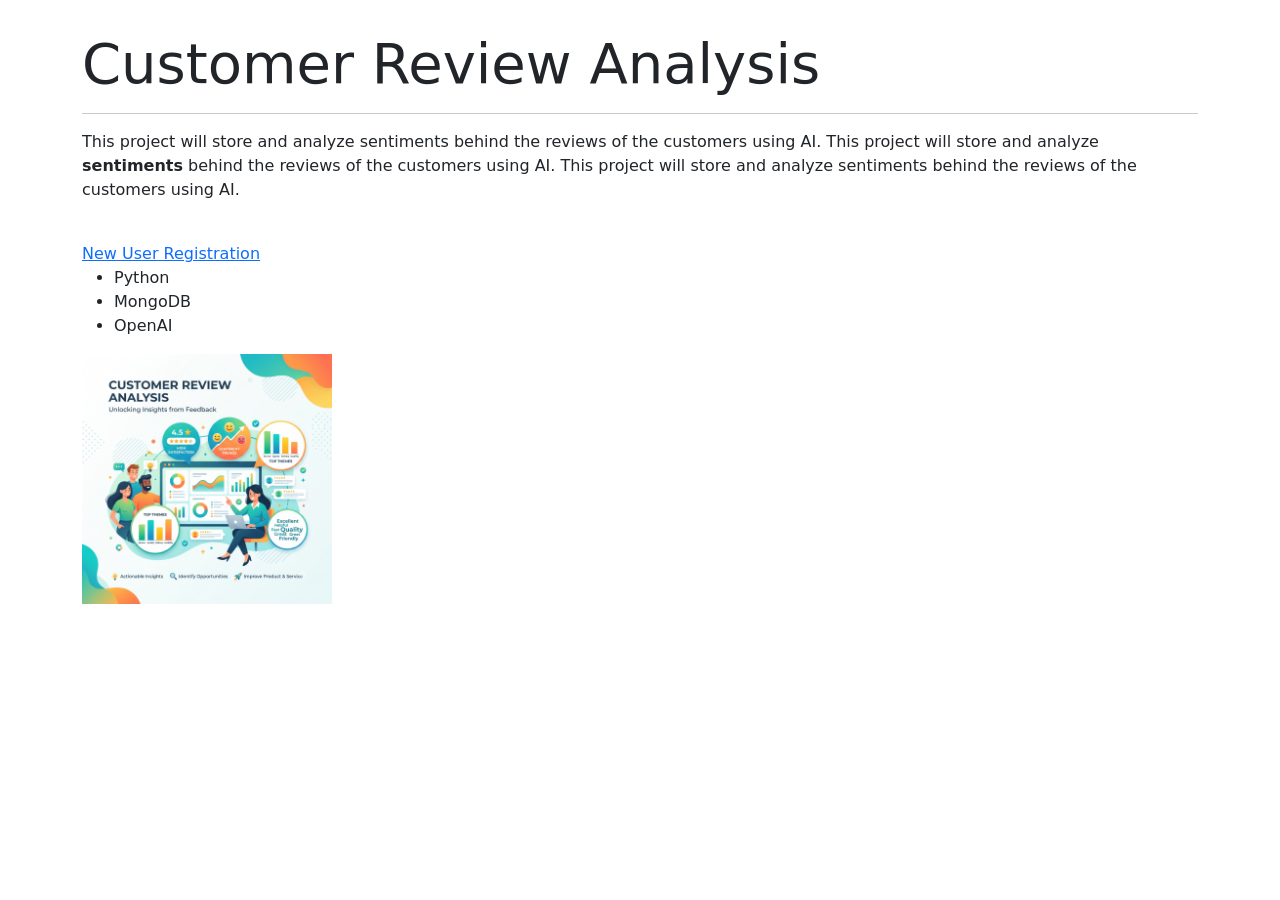
<file: UI-Development/index.html>
<html>
    <head>
        <link href="https://cdn.jsdelivr.net/npm/bootstrap@5.3.8/dist/css/bootstrap.min.css" rel="stylesheet" integrity="sha384-sRIl4kxILFvY47J16cr9ZwB07vP4J8+LH7qKQnuqkuIAvNWLzeN8tE5YBujZqJLB" crossorigin="anonymous">
    </head>
    <body style="margin-top: 30px;">
        <div class="container">
        <h1 class="display-4">Customer Review Analysis</h1>
        <hr>
        <p>This project will store and analyze sentiments 
            behind the reviews of the customers using AI.
            This project will store and analyze <b>sentiments</b> 
            behind the reviews of the customers using AI.
            This project will store and analyze sentiments 
            behind the reviews of the customers using AI.
        </p>
        <br>
        <a href="user_registration.html">New User Registration</a>
        <br>
        <ul>
            <li>Python</li>
            <li>MongoDB</li>
            <li>OpenAI</li>
        </ul>
        <img src="logo.png" height="250">
        </div>
    </body>
</html>
</file>
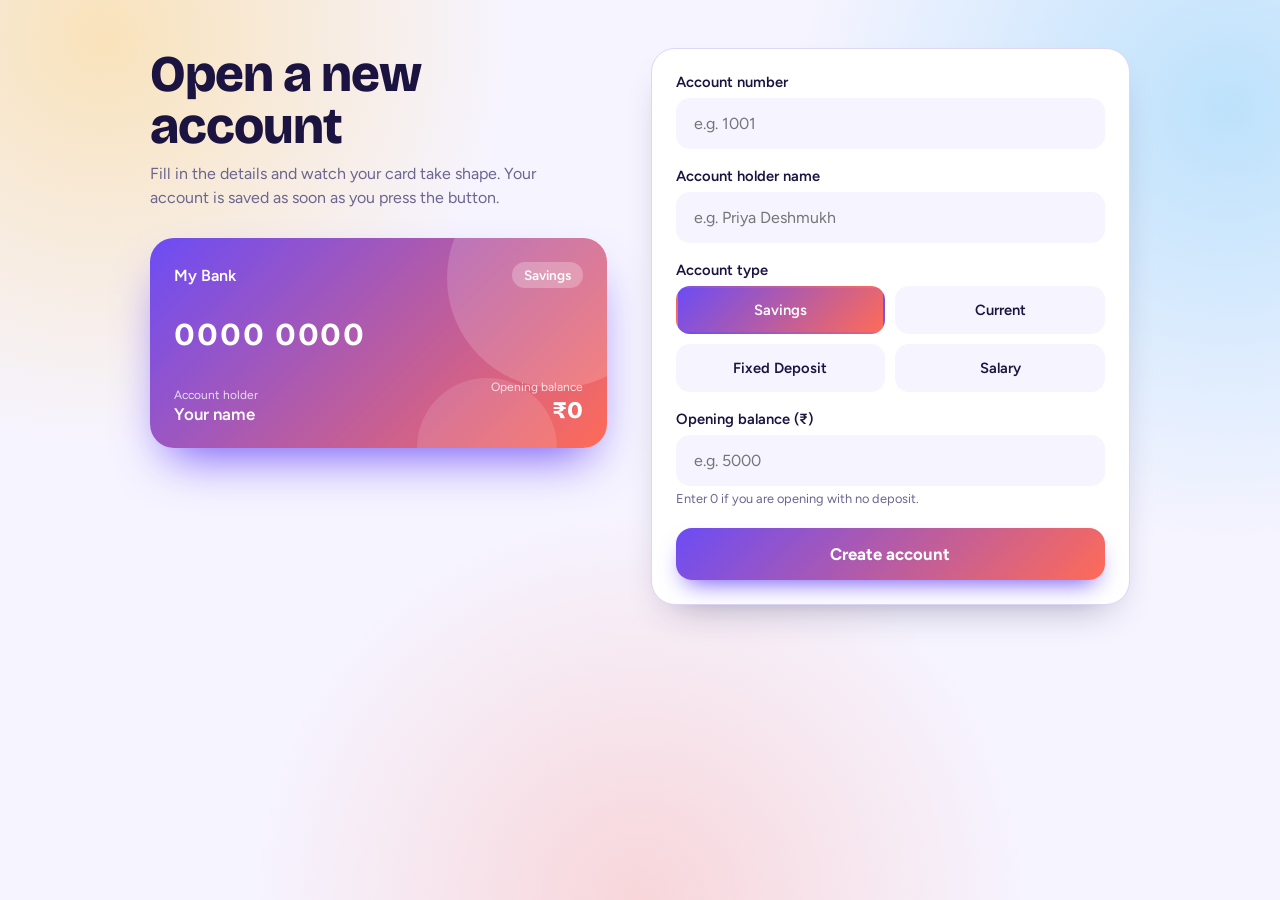
<file: Flask-REST/new_account.html>
<!DOCTYPE html>
<html lang="en">
<head>
<meta charset="UTF-8">
<meta name="viewport" content="width=device-width, initial-scale=1, viewport-fit=cover">
<title>Open a new account</title>
<link rel="preconnect" href="https://fonts.googleapis.com">
<link href="https://fonts.googleapis.com/css2?family=Bricolage+Grotesque:wght@500;700;800&family=Figtree:wght@400;500;600&display=swap" rel="stylesheet">
<style>
  :root{
    --ink:#1b1340; --violet:#6c4cf5; --coral:#ff6b57; --gold:#ffc23c;
    --mint:#12b886; --sky:#2bb3f3; --paper:#f6f4ff; --line:#ddd7f5; --muted:#6b6590;
    --c1:#6c4cf5; --c2:#ff6b57;
  }
  *{box-sizing:border-box;margin:0}
  html{padding-top:env(safe-area-inset-top,0px);padding-bottom:env(safe-area-inset-bottom,0px)}
  body{
    font-family:'Figtree',system-ui,-apple-system,'Segoe UI',sans-serif;
    color:var(--ink); background:var(--paper); min-height:100vh;
    background-image:
      radial-gradient(circle at 8% 4%, rgba(255,194,60,.35) 0, transparent 28%),
      radial-gradient(circle at 96% 12%, rgba(43,179,243,.28) 0, transparent 30%),
      radial-gradient(circle at 50% 100%, rgba(255,107,87,.22) 0, transparent 35%);
    padding:20px 16px 40px;
  }
  .wrap{max-width:980px;margin:0 auto;display:grid;gap:28px;grid-template-columns:1fr}
  h1{font-family:'Bricolage Grotesque',Georgia,sans-serif;font-weight:800;font-size:clamp(2rem,6vw,3.2rem);line-height:1.02;letter-spacing:-.02em}
  .intro p{margin-top:10px;color:var(--muted);max-width:44ch;line-height:1.5}

  /* Live account card */
  .card{
    position:relative; overflow:hidden; color:#fff; border-radius:24px; padding:24px;
    min-height:210px; display:flex; flex-direction:column; justify-content:space-between;
    background:linear-gradient(135deg,var(--c1),var(--c2));
    box-shadow:0 24px 50px -18px var(--c1);
    transition:background .4s;
  }
  .card::before,.card::after{content:"";position:absolute;border-radius:50%;background:rgba(255,255,255,.16)}
  .card::before{width:220px;height:220px;right:-60px;top:-70px}
  .card::after{width:140px;height:140px;right:50px;bottom:-70px;background:rgba(255,255,255,.12)}
  .card > *{position:relative;z-index:1}
  .card .top{display:flex;justify-content:space-between;align-items:center;font-weight:600}
  .chip{background:rgba(255,255,255,.25);padding:5px 12px;border-radius:99px;font-size:.85rem}
  .card .num{font-family:'Bricolage Grotesque',sans-serif;font-weight:700;font-size:clamp(1.5rem,6vw,2rem);letter-spacing:.06em;word-break:break-all}
  .card .bottom{display:flex;justify-content:space-between;align-items:flex-end;gap:12px}
  .card small{display:block;opacity:.8;font-size:.75rem;margin-bottom:2px}
  .card .nm{font-weight:600;font-size:1.05rem}
  .card .bal{font-family:'Bricolage Grotesque',sans-serif;font-weight:800;font-size:1.5rem;text-align:right}

  /* Form */
  form{background:#fff;border-radius:24px;padding:24px;box-shadow:0 18px 40px -22px rgba(27,19,64,.45);border:1px solid var(--line)}
  .field{margin-bottom:18px}
  label,.lbl{display:block;font-weight:600;font-size:.92rem;margin-bottom:7px}
  input[type=text],input[type=number]{
    width:100%; font:inherit; font-size:1rem; padding:14px 16px; color:var(--ink);
    background:var(--paper); border:2px solid transparent; border-radius:14px; outline:none;
    transition:border-color .2s, background .2s;
  }
  input:focus{border-color:var(--violet);background:#fff}
  input:focus-visible{box-shadow:0 0 0 4px rgba(108,76,245,.18)}
  .hint{font-size:.8rem;color:var(--muted);margin-top:5px}

  .types{display:grid;grid-template-columns:repeat(2,1fr);gap:10px}
  .types input{position:absolute;opacity:0;pointer-events:none}
  .types label{
    margin:0;text-align:center;padding:13px 8px;border-radius:14px;cursor:pointer;
    background:var(--paper);border:2px solid transparent;font-weight:600;transition:.2s;
  }
  .types input:checked + label{color:#fff;border-color:transparent;background:linear-gradient(135deg,var(--c1),var(--c2))}
  .types input:focus-visible + label{box-shadow:0 0 0 4px rgba(108,76,245,.3)}

  button{
    width:100%; font:inherit; font-weight:700; font-size:1.05rem; color:#fff; cursor:pointer;
    padding:16px; border:0; border-radius:16px; margin-top:4px;
    background:linear-gradient(135deg,var(--violet),var(--coral));
    box-shadow:0 12px 24px -10px var(--violet); transition:transform .15s, opacity .2s;
  }
  button:hover{transform:translateY(-2px)}
  button:active{transform:translateY(0)}
  button:disabled{opacity:.6;cursor:wait}
  button:focus-visible{outline:3px solid var(--gold);outline-offset:3px}

  /* Response banner */
  .result{display:none;margin-top:20px;border-radius:18px;padding:18px;gap:14px;align-items:center;color:#fff}
  .result.show{display:flex;animation:pop .45s cubic-bezier(.2,1.4,.4,1)}
  .result.ok{background:linear-gradient(135deg,#0ca678,#38d9a9);box-shadow:0 14px 28px -12px var(--mint)}
  .result.fail{background:linear-gradient(135deg,#e8384f,var(--coral));box-shadow:0 14px 28px -12px #e8384f;animation-name:shake}
  .result .ico{flex:none;width:46px;height:46px;border-radius:50%;background:rgba(255,255,255,.25);display:grid;place-items:center;font-size:1.5rem;font-weight:800}
  .result b{display:block;font-family:'Bricolage Grotesque',sans-serif;font-size:1.2rem}
  .result span{font-size:.92rem;opacity:.95}
  @keyframes pop{from{transform:scale(.85);opacity:0}to{transform:scale(1);opacity:1}}
  @keyframes shake{0%,100%{transform:translateX(0)}20%{transform:translateX(-8px)}40%{transform:translateX(8px)}60%{transform:translateX(-5px)}80%{transform:translateX(5px)}}

  @media(min-width:860px){
    body{padding-top:48px}
    .wrap{grid-template-columns:1fr 1.05fr;align-items:start;gap:44px}
    .left{position:sticky;top:48px;display:grid;gap:28px}
  }
  @media(prefers-reduced-motion:reduce){*{animation:none!important;transition:none!important}}
</style>
</head>
<body>
<main class="wrap">
  <section class="left">
    <div class="intro">
      <h1>Open a new account</h1>
      <p>Fill in the details and watch your card take shape. Your account is saved as soon as you press the button.</p>
    </div>
    <div class="card" id="card" aria-hidden="true">
      <div class="top"><span>My Bank</span><span class="chip" id="pvType">Savings</span></div>
      <div class="num" id="pvNo">0000 0000</div>
      <div class="bottom">
        <div><small>Account holder</small><div class="nm" id="pvNm">Your name</div></div>
        <div><small>Opening balance</small><div class="bal" id="pvBal">₹0</div></div>
      </div>
    </div>
  </section>

  <form id="f" novalidate>
    <div class="field">
      <label for="accno">Account number</label>
      <input type="text" id="accno" name="accno" inputmode="numeric" autocomplete="off" placeholder="e.g. 1001" required>
    </div>
    <div class="field">
      <label for="accnm">Account holder name</label>
      <input type="text" id="accnm" name="accnm" autocomplete="name" placeholder="e.g. Priya Deshmukh" required>
    </div>
    <div class="field">
      <span class="lbl" id="typeLbl">Account type</span>
      <div class="types" role="radiogroup" aria-labelledby="typeLbl">
        <input type="radio" name="acctype" id="t1" value="Savings" checked><label for="t1">Savings</label>
        <input type="radio" name="acctype" id="t2" value="Current"><label for="t2">Current</label>
        <input type="radio" name="acctype" id="t3" value="Fixed Deposit"><label for="t3">Fixed Deposit</label>
        <input type="radio" name="acctype" id="t4" value="Salary"><label for="t4">Salary</label>
      </div>
    </div>
    <div class="field">
      <label for="balance">Opening balance (₹)</label>
      <input type="number" id="balance" name="balance" inputmode="decimal" min="0" step="0.01" placeholder="e.g. 5000" required>
      <div class="hint">Enter 0 if you are opening with no deposit.</div>
    </div>

    <button type="submit" id="btn">Create account</button>
    <div class="result" id="res" role="status" aria-live="polite">
      <div class="ico" id="ico"></div>
      <div><b id="rt"></b><span id="rm"></span></div>
    </div>
  </form>
</main>

<script>
  const API_URL = "http://127.0.0.1:5000/account/new";
  const SEND_AS_JSON = true;   // set to false if your Flask code reads request.form

  const $ = id => document.getElementById(id);
  const f = $("f"), btn = $("btn"), res = $("res");
  const themes = {
    "Savings":["#6c4cf5","#ff6b57"], "Current":["#2bb3f3","#6c4cf5"],
    "Fixed Deposit":["#ffb100","#ff5d73"], "Salary":["#12b886","#2bb3f3"]
  };
  const inr = n => "₹" + new Intl.NumberFormat("en-IN").format(n || 0);

  function preview(){
    const t = f.acctype.value, [a,b] = themes[t];
    document.documentElement.style.setProperty("--c1", a);
    document.documentElement.style.setProperty("--c2", b);
    $("pvType").textContent = t;
    $("pvNo").textContent = f.accno.value.trim() || "0000 0000";
    $("pvNm").textContent = f.accnm.value.trim() || "Your name";
    $("pvBal").textContent = inr(parseFloat(f.balance.value));
  }
  f.addEventListener("input", preview);
  preview();

  function show(ok, title, msg){
    res.className = "result show " + (ok ? "ok" : "fail");
    $("ico").textContent = ok ? "✓" : "!";
    $("rt").textContent = title;
    $("rm").textContent = msg;
    res.scrollIntoView({behavior:"smooth", block:"nearest"});
  }

  f.addEventListener("submit", async e => {
    e.preventDefault();
    res.className = "result";
    const accno = f.accno.value.trim(), accnm = f.accnm.value.trim(),
          acctype = f.acctype.value, balance = f.balance.value.trim();

    if(!accno || !accnm || balance === "" || isNaN(balance) || Number(balance) < 0){
      return show(false, "Check your details", "Enter an account number, a name, and a balance of 0 or more.");
    }

    const payload = {accno, accnm, acctype, balance};
    const opts = {method:"POST"};
    if(SEND_AS_JSON){
      opts.headers = {"Content-Type":"application/json"};
      opts.body = JSON.stringify(payload);
    } else {
      opts.body = new URLSearchParams(payload);
    }

    btn.disabled = true; btn.textContent = "Creating account…";
    try{
      const r = await fetch(API_URL, opts);
      const data = await r.json();
      if(String(data.status).toLowerCase() === "success"){
        show(true, "Account created", `Account ${accno} for ${accnm} was saved successfully.`);
        f.reset(); preview();
      } else {
        show(false, "Account not created", "The server could not save this account. The account number may already exist.");
      }
    }catch(err){
      show(false, "Cannot reach the server",
        "Make sure your Flask app is running at 127.0.0.1:5000 and that CORS is enabled.");
    }finally{
      btn.disabled = false; btn.textContent = "Create account";
    }
  });
</script>
</body>
</html>
</file>
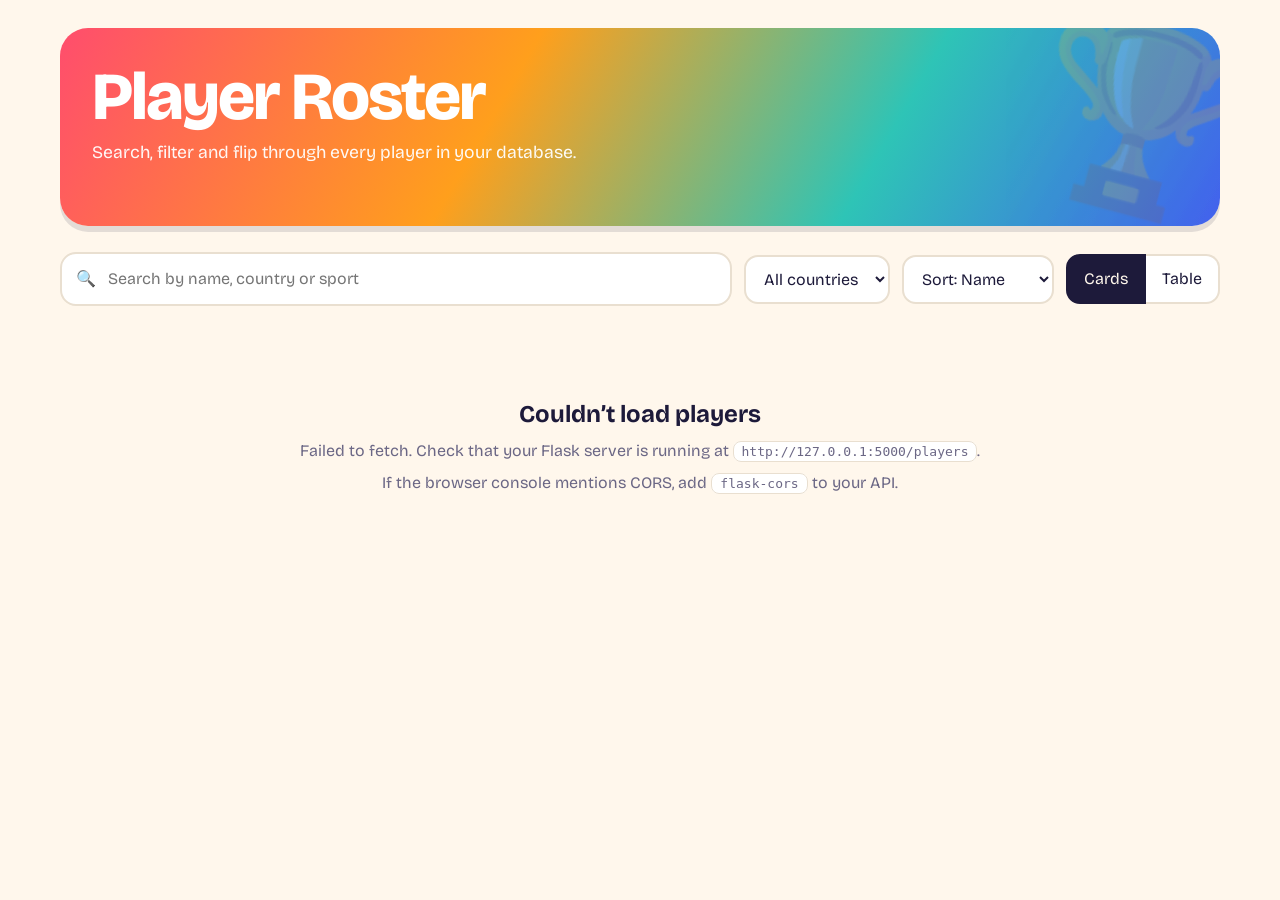
<file: Flask-REST/REST-players.html>
<!DOCTYPE html>
<html lang="en">
<head>
<meta charset="UTF-8">
<meta name="viewport" content="width=device-width, initial-scale=1">
<title>Player Roster</title>
<link rel="preconnect" href="https://fonts.googleapis.com">
<link href="https://fonts.googleapis.com/css2?family=Bricolage+Grotesque:opsz,wght@12..96,400;12..96,600;12..96,800&display=swap" rel="stylesheet">
<style>
:root{
  --bg:#fff7ec; --ink:#1d1a3a; --muted:#6b6785; --card:#ffffff; --line:#e9dfd0;
  --shadow:0 6px 0 rgba(29,26,58,.12);
}
@media (prefers-color-scheme: dark){
  :root{ --bg:#17142e; --ink:#fff4e3; --muted:#a9a4c9; --card:#241f45; --line:#3a3466; --shadow:0 6px 0 rgba(0,0,0,.35); }
}
*{box-sizing:border-box;margin:0}
body{font-family:'Bricolage Grotesque',system-ui,-apple-system,Segoe UI,sans-serif;background:var(--bg);color:var(--ink);min-height:100vh;line-height:1.4}
.wrap{max-width:1200px;margin:0 auto;padding:28px 20px 60px}

/* Hero */
.hero{position:relative;overflow:hidden;border-radius:28px;padding:36px 32px;color:#fff;
  background:linear-gradient(120deg,#ff4d6d 0%,#ff9f1c 38%,#2ec4b6 70%,#4361ee 100%);box-shadow:var(--shadow)}
.hero h1{font-size:clamp(2.2rem,6vw,4.2rem);font-weight:800;letter-spacing:-.03em;line-height:1}
.hero p{margin-top:10px;font-size:1.1rem;opacity:.95;max-width:46ch}
.stats{display:flex;gap:14px;flex-wrap:wrap;margin-top:24px}
.stat{background:rgba(255,255,255,.2);backdrop-filter:blur(6px);border:2px solid rgba(255,255,255,.55);border-radius:18px;padding:10px 18px;min-width:120px}
.stat b{display:block;font-size:2rem;font-weight:800;line-height:1.1}
.stat span{font-size:.9rem}
.ball{position:absolute;right:-30px;top:-30px;font-size:11rem;opacity:.18;transform:rotate(15deg);pointer-events:none}

/* Controls */
.controls{display:flex;flex-wrap:wrap;gap:12px;margin:26px 0 14px;align-items:center}
.search{flex:1 1 260px;position:relative}
.search input{width:100%;font:inherit;padding:14px 18px 14px 46px;border-radius:16px;border:2px solid var(--line);background:var(--card);color:var(--ink);outline:none}
.search input:focus{border-color:#4361ee;box-shadow:0 0 0 4px rgba(67,97,238,.2)}
.search i{position:absolute;left:16px;top:50%;transform:translateY(-50%);font-style:normal}
select,.seg button{font:inherit;color:var(--ink);background:var(--card);border:2px solid var(--line);border-radius:14px;padding:12px 14px;cursor:pointer}
select:focus-visible,button:focus-visible,.card:focus-visible{outline:3px solid #4361ee;outline-offset:2px}
.seg{display:flex}
.seg button{border-radius:0;padding:12px 16px}
.seg button:first-child{border-radius:14px 0 0 14px}
.seg button:last-child{border-radius:0 14px 14px 0;border-left:0}
.seg button.on{background:var(--ink);color:var(--bg);border-color:var(--ink)}

.chips{display:flex;flex-wrap:wrap;gap:8px;margin-bottom:8px}
.chip{font:inherit;font-weight:600;border:2px solid var(--c);color:var(--c);background:transparent;border-radius:999px;padding:7px 14px;cursor:pointer;transition:transform .15s}
.chip:hover{transform:translateY(-2px)}
.chip.on{background:var(--c);color:#fff}
.count{color:var(--muted);margin:10px 2px 18px}

/* Cards */
.grid{display:grid;grid-template-columns:repeat(auto-fill,minmax(250px,1fr));gap:20px}
.card{perspective:900px;height:230px;cursor:pointer;border-radius:22px}
.inner{position:relative;width:100%;height:100%;transition:transform .55s cubic-bezier(.2,.8,.2,1);transform-style:preserve-3d}
.card.flip .inner{transform:rotateY(180deg)}
.face{position:absolute;inset:0;backface-visibility:hidden;-webkit-backface-visibility:hidden;border-radius:22px;padding:20px;display:flex;flex-direction:column;box-shadow:var(--shadow)}
.front{background:var(--card);border:2px solid var(--line);border-top:10px solid var(--c)}
.back{transform:rotateY(180deg);background:var(--c);color:#fff;justify-content:center;gap:8px}
.avatar{width:64px;height:64px;border-radius:50%;background:var(--c);color:#fff;display:grid;place-items:center;font-weight:800;font-size:1.5rem}
.flag{position:absolute;right:18px;top:20px;font-size:2.4rem}
.name{font-size:1.3rem;font-weight:800;margin-top:auto;letter-spacing:-.01em}
.meta{color:var(--muted);margin-top:2px}
.tag{display:inline-block;margin-top:10px;align-self:flex-start;background:color-mix(in srgb,var(--c) 18%,transparent);color:var(--c);font-weight:600;padding:4px 12px;border-radius:999px;font-size:.9rem}
.back h3{font-size:1.5rem;line-height:1.1}
.back .big{font-size:3rem}
.back small{opacity:.9}

/* Table */
.tablewrap{overflow-x:auto;border-radius:18px;border:2px solid var(--line);background:var(--card);box-shadow:var(--shadow)}
table{width:100%;border-collapse:collapse;min-width:560px}
th,td{text-align:left;padding:14px 18px}
th{cursor:pointer;user-select:none;border-bottom:2px solid var(--line);position:sticky;top:0;background:var(--card)}
tr:not(:last-child) td{border-bottom:1px solid var(--line)}
tbody tr:hover{background:color-mix(in srgb,var(--c) 10%,transparent)}
.dot{display:inline-block;width:10px;height:10px;border-radius:50%;background:var(--c);margin-right:8px}

.state{text-align:center;padding:60px 20px;color:var(--muted)}
.state h2{color:var(--ink);margin-bottom:8px}
.state code{background:var(--card);border:1px solid var(--line);padding:2px 8px;border-radius:8px}
.spin{width:44px;height:44px;border:6px solid var(--line);border-top-color:#ff4d6d;border-radius:50%;margin:0 auto 14px;animation:s 1s linear infinite}
@keyframes s{to{transform:rotate(360deg)}}
.hero h1{animation:pop .7s cubic-bezier(.2,.9,.3,1.3) both}
@keyframes pop{from{transform:scale(.85) rotate(-2deg);opacity:0}}
@media (prefers-reduced-motion:reduce){*{animation:none!important;transition:none!important}}
</style>
</head>
<body>
<div class="wrap">
  <header class="hero">
    <div class="ball" aria-hidden="true">🏆</div>
    <h1>Player Roster</h1>
    <p>Search, filter and flip through every player in your database.</p>
    <div class="stats" id="stats"></div>
  </header>

  <div class="controls">
    <label class="search"><i>🔍</i><input id="q" type="search" placeholder="Search by name, country or sport" aria-label="Search players"></label>
    <select id="country" aria-label="Filter by country"><option value="">All countries</option></select>
    <select id="sort" aria-label="Sort players">
      <option value="playername">Sort: Name</option>
      <option value="country">Sort: Country</option>
      <option value="sport">Sort: Sport</option>
      <option value="playerid">Sort: ID</option>
    </select>
    <div class="seg" role="group" aria-label="View">
      <button id="vGrid" class="on">Cards</button><button id="vTable">Table</button>
    </div>
  </div>

  <div class="chips" id="chips"></div>
  <div class="count" id="count" aria-live="polite"></div>
  <main id="out"><div class="state"><div class="spin"></div>Loading players…</div></main>
</div>

<script>
const API_URL = 'http://127.0.0.1:5000/players';

const PALETTE = ['#ff4d6d','#4361ee','#2ec4b6','#ff9f1c','#9b5de5','#06a77d','#e63946','#f15bb5','#3a86ff','#fb5607'];
const SPORT_ICON = {cricket:'🏏',football:'⚽',soccer:'⚽',tennis:'🎾',basketball:'🏀',hockey:'🏑',badminton:'🏸',golf:'⛳',baseball:'⚾',rugby:'🏉',boxing:'🥊',swimming:'🏊',athletics:'🏃',cycling:'🚴',chess:'♟️',wrestling:'🤼',kabaddi:'🤼',formula1:'🏎️'};
const ISO = {australia:'AU',india:'IN',england:'GB',"united kingdom":'GB',uk:'GB',scotland:'GB',wales:'GB',usa:'US',"united states":'US',"south africa":'ZA',"new zealand":'NZ',pakistan:'PK',"sri lanka":'LK',bangladesh:'BD',afghanistan:'AF',"west indies":'JM',jamaica:'JM',argentina:'AR',brazil:'BR',portugal:'PT',france:'FR',germany:'DE',spain:'ES',italy:'IT',netherlands:'NL',belgium:'BE',croatia:'HR',serbia:'RS',switzerland:'CH',canada:'CA',china:'CN',japan:'JP',"south korea":'KR',russia:'RU',norway:'NO',sweden:'SE',poland:'PL',ireland:'IE',zimbabwe:'ZW',kenya:'KE',nigeria:'NG',egypt:'EG',mexico:'MX',uruguay:'UY',colombia:'CO',belarus:'BY',greece:'GR',denmark:'DK',turkey:'TR',ukraine:'UA'};

const $ = id => document.getElementById(id);
const esc = s => String(s ?? '').replace(/[&<>"']/g, c => ({'&':'&amp;','<':'&lt;','>':'&gt;','"':'&quot;',"'":'&#39;'}[c]));
const state = {all:[], sport:'', view:'grid', colors:{}, sortDir:1};

const flag = c => { const k = ISO[String(c||'').toLowerCase()]; return k ? String.fromCodePoint(...[...k].map(ch => 127397 + ch.charCodeAt(0))) : '🌍'; };
const icon = s => SPORT_ICON[String(s||'').toLowerCase().replace(/\s/g,'')] || '🏅';
const initials = n => String(n||'?').split(/\s+/).filter(Boolean).slice(0,2).map(w=>w[0].toUpperCase()).join('');

async function load(){
  try{
    const r = await fetch(API_URL);
    if(!r.ok) throw new Error('Server answered with status ' + r.status);
    const data = await r.json();
    if(!Array.isArray(data)) throw new Error('Expected a list of players');
    state.all = data;
    [...new Set(data.map(p=>p.sport))].sort().forEach((s,i)=> state.colors[s] = PALETTE[i % PALETTE.length]);
    buildControls(); render();
  }catch(e){
    $('out').innerHTML = `<div class="state"><h2>Couldn’t load players</h2>
      <p>${esc(e.message)}. Check that your Flask server is running at <code>${esc(API_URL)}</code>.</p>
      <p style="margin-top:10px">If the browser console mentions CORS, add <code>flask-cors</code> to your API.</p></div>`;
    $('count').textContent = '';
  }
}

function buildControls(){
  const countries = [...new Set(state.all.map(p=>p.country))].sort();
  $('country').innerHTML = '<option value="">All countries</option>' + countries.map(c=>`<option value="${esc(c)}">${flag(c)} ${esc(c)}</option>`).join('');
  const sports = Object.keys(state.colors);
  $('chips').innerHTML = `<button class="chip on" style="--c:#1d1a3a" data-s="">All sports</button>` +
    sports.map(s=>`<button class="chip" style="--c:${state.colors[s]}" data-s="${esc(s)}">${icon(s)} ${esc(s)}</button>`).join('');
  const n = state.all.length;
  $('stats').innerHTML = [[n,'players'],[countries.length,'countries'],[sports.length,'sports']]
    .map(([v,l],i)=>`<div class="stat"><b data-to="${v}">0</b><span>${l}</span></div>`).join('');
  document.querySelectorAll('[data-to]').forEach(el=>{
    const to = +el.dataset.to, t0 = performance.now();
    (function tick(t){ const p = Math.min((t-t0)/900,1); el.textContent = Math.round(to*(1-Math.pow(1-p,3))); if(p<1) requestAnimationFrame(tick); })(t0);
  });
}

function filtered(){
  const q = $('q').value.trim().toLowerCase(), c = $('country').value, k = $('sort').value;
  return state.all.filter(p =>
      (!state.sport || p.sport === state.sport) && (!c || p.country === c) &&
      (!q || [p.playername,p.country,p.sport].some(v => String(v).toLowerCase().includes(q))))
    .sort((a,b)=> state.sortDir * (k==='playerid' ? a[k]-b[k] : String(a[k]).localeCompare(String(b[k]))));
}

function render(){
  const list = filtered();
  $('count').textContent = `Showing ${list.length} of ${state.all.length} players`;
  if(!list.length){ $('out').innerHTML = '<div class="state"><h2>No players match</h2><p>Clear the search or pick a different sport or country.</p></div>'; return; }
  $('out').innerHTML = state.view === 'grid' ? gridHTML(list) : tableHTML(list);
}

const gridHTML = list => `<div class="grid">` + list.map(p=>`
  <div class="card" tabindex="0" role="button" aria-label="${esc(p.playername)}, tap to flip" style="--c:${state.colors[p.sport]}">
    <div class="inner">
      <div class="face front">
        <div class="avatar">${esc(initials(p.playername))}</div><div class="flag">${flag(p.country)}</div>
        <div class="name">${esc(p.playername)}</div>
        <div class="meta">${esc(p.country)}</div>
        <span class="tag">${icon(p.sport)} ${esc(p.sport)}</span>
      </div>
      <div class="face back">
        <div class="big">${icon(p.sport)}</div>
        <h3>${esc(p.playername)}</h3>
        <div>${flag(p.country)} Plays ${esc(p.sport)} for ${esc(p.country)}</div>
        <small>Player ID #${esc(p.playerid)}</small>
      </div>
    </div>
  </div>`).join('') + `</div>`;

const tableHTML = list => `<div class="tablewrap"><table><thead><tr>
  ${[['playerid','ID'],['playername','Player'],['country','Country'],['sport','Sport']].map(([k,l])=>`<th data-k="${k}">${l} ${$('sort').value===k?(state.sortDir>0?'▲':'▼'):''}</th>`).join('')}
  </tr></thead><tbody>` + list.map(p=>`<tr style="--c:${state.colors[p.sport]}">
    <td>${esc(p.playerid)}</td><td><b>${esc(p.playername)}</b></td><td>${flag(p.country)} ${esc(p.country)}</td>
    <td><span class="dot"></span>${icon(p.sport)} ${esc(p.sport)}</td></tr>`).join('') + `</tbody></table></div>`;

// Events
$('q').addEventListener('input', render);
$('country').addEventListener('change', render);
$('sort').addEventListener('change', ()=>{ state.sortDir = 1; render(); });
$('chips').addEventListener('click', e=>{
  const b = e.target.closest('.chip'); if(!b) return;
  state.sport = b.dataset.s;
  document.querySelectorAll('.chip').forEach(x=>x.classList.toggle('on', x===b));
  render();
});
function setView(v){ state.view = v; $('vGrid').classList.toggle('on', v==='grid'); $('vTable').classList.toggle('on', v==='table'); render(); }
$('vGrid').onclick = ()=>setView('grid'); $('vTable').onclick = ()=>setView('table');
$('out').addEventListener('click', e=>{
  const card = e.target.closest('.card'); if(card) return card.classList.toggle('flip');
  const th = e.target.closest('th'); if(th){
    if($('sort').value === th.dataset.k) state.sortDir *= -1; else { $('sort').value = th.dataset.k; state.sortDir = 1; }
    render();
  }
});
$('out').addEventListener('keydown', e=>{
  if((e.key==='Enter'||e.key===' ') && e.target.classList.contains('card')){ e.preventDefault(); e.target.classList.toggle('flip'); }
});

load();
</script>
</body>
</html>
</file>
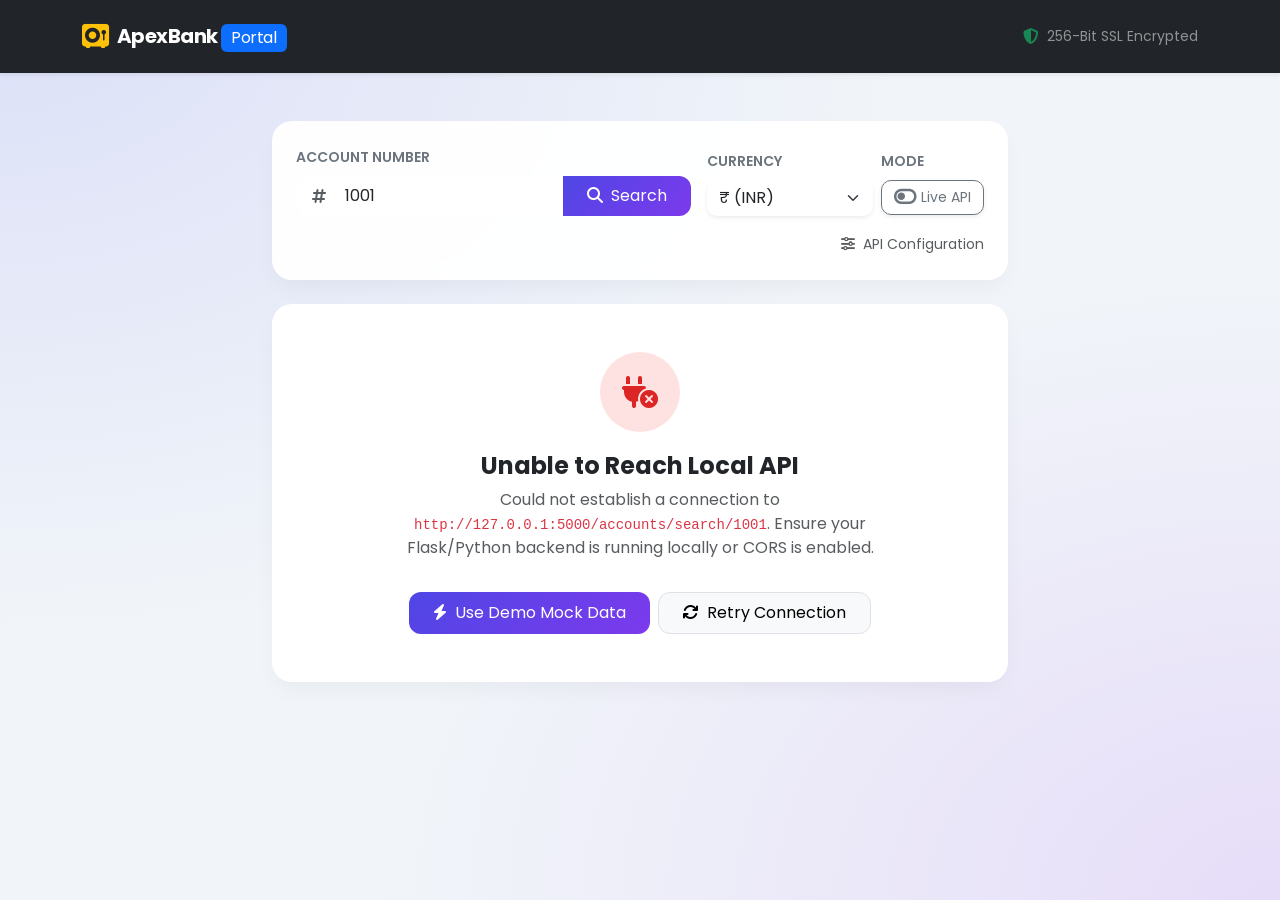
<file: Flask-REST/SearchAccount.html>
<!DOCTYPE html>
<html lang="en">
<head>
    <meta charset="UTF-8">
    <meta name="viewport" content="width=device-width, initial-scale=1.0">
    <title>Account Lookup - Banking Portal</title>
    
    <!-- Bootstrap 5 CSS -->
    <link href="https://cdn.jsdelivr.net/npm/bootstrap@5.3.2/dist/css/bootstrap.min.css" rel="stylesheet">
    <!-- FontAwesome Icons -->
    <link rel="stylesheet" href="https://cdnjs.cloudflare.com/ajax/libs/font-awesome/6.4.0/css/all.min.css">
    <!-- Google Fonts (Poppins) -->
    <link href="https://fonts.googleapis.com/css2?family=Poppins:wght@300;400;500;600;700&display=swap" rel="stylesheet">

    <style>
        :root {
            --primary-gradient: linear-gradient(135deg, #4f46e5 0%, #7c3aed 100%);
            --card-gradient: linear-gradient(135deg, #1e1b4b 0%, #312e81 100%);
            --glass-bg: rgba(255, 255, 255, 0.95);
        }

        body {
            font-family: 'Poppins', sans-serif;
            background: #f1f5f9;
            background-image: 
                radial-gradient(at 0% 0%, rgba(99, 102, 241, 0.15) 0px, transparent 50%),
                radial-gradient(at 100% 100%, rgba(168, 85, 247, 0.15) 0px, transparent 50%);
            background-attachment: fixed;
            min-height: 100vh;
        }

        .navbar-brand {
            font-weight: 700;
            letter-spacing: -0.5px;
        }

        /* Search Card Styling */
        .search-card {
            border: none;
            border-radius: 20px;
            box-shadow: 0 10px 25px -5px rgba(0, 0, 0, 0.05), 0 8px 10px -6px rgba(0, 0, 0, 0.01);
            background: var(--glass-bg);
            backdrop-filter: blur(10px);
        }

        .input-group-custom {
            border-radius: 12px;
            overflow: hidden;
            box-shadow: inset 0 2px 4px 0 rgba(0, 0, 0, 0.06);
        }

        .form-control:focus {
            box-shadow: none;
            border-color: #6366f1;
        }

        .btn-gradient {
            background: var(--primary-gradient);
            color: white;
            border: none;
            transition: all 0.3s ease;
        }

        .btn-gradient:hover {
            transform: translateY(-1px);
            box-shadow: 0 4px 12px rgba(79, 70, 229, 0.35);
            color: white;
        }

        /* Digital Banking Card Styling */
        .bank-card {
            background: var(--card-gradient);
            border-radius: 24px;
            color: white;
            padding: 30px;
            position: relative;
            overflow: hidden;
            box-shadow: 0 20px 25px -5px rgba(0, 0, 0, 0.2), 0 8px 10px -6px rgba(0, 0, 0, 0.1);
            transition: transform 0.3s ease;
        }

        .bank-card:hover {
            transform: translateY(-5px);
        }

        .bank-card::before {
            content: '';
            position: absolute;
            top: -50%;
            right: -20%;
            width: 300px;
            height: 300px;
            border-radius: 50%;
            background: rgba(255, 255, 255, 0.05);
            pointer-events: none;
        }

        .chip-icon {
            width: 48px;
            height: 36px;
            background: linear-gradient(135deg, #fcd34d 0%, #fbbf24 100%);
            border-radius: 6px;
            position: relative;
            display: inline-block;
        }

        .chip-icon::after {
            content: '';
            position: absolute;
            top: 50%;
            left: 0;
            right: 0;
            height: 1px;
            background: rgba(0,0,0,0.2);
        }

        .balance-amount {
            font-size: 2.5rem;
            font-weight: 700;
            letter-spacing: -1px;
        }

        /* Badges & Text */
        .badge-type {
            background: rgba(255, 255, 255, 0.2);
            backdrop-filter: blur(5px);
            border: 1px solid rgba(255, 255, 255, 0.3);
            text-transform: uppercase;
            letter-spacing: 1px;
            font-size: 0.75rem;
            padding: 6px 12px;
            border-radius: 50px;
        }

        /* Empty State & Error Cards */
        .status-card {
            border: none;
            border-radius: 20px;
            background: white;
            box-shadow: 0 10px 25px -5px rgba(0, 0, 0, 0.05);
        }

        .icon-circle {
            width: 80px;
            height: 80px;
            border-radius: 50%;
            display: flex;
            align-items: center;
            justify-content: center;
            margin: 0 auto 20px;
            font-size: 2rem;
        }

        .icon-notfound {
            background-color: #fef3c7;
            color: #d97706;
        }

        .icon-error {
            background-color: #fee2e2;
            color: #dc2626;
        }

        /* Toast Popup */
        .toast-container {
            z-index: 1090;
        }

        /* Quick Action Buttons */
        .action-btn {
            border-radius: 12px;
            padding: 10px 18px;
            font-weight: 500;
            transition: all 0.2s;
        }
    </style>
</head>
<body>

    <!-- Header Navbar -->
    <nav class="navbar navbar-expand-lg navbar-dark bg-dark py-3 shadow-sm">
        <div class="container">
            <a class="navbar-brand d-flex align-items-center gap-2" href="#">
                <i class="fa-solid fa-vault text-warning fs-4"></i>
                <span>ApexBank <span class="badge bg-primary text-wrap fs-6 fw-normal">Portal</span></span>
            </a>
            <div class="d-flex align-items-center gap-2 text-white-50">
                <i class="fa-solid fa-shield-halved text-success"></i>
                <small class="d-none d-sm-inline">256-Bit SSL Encrypted</small>
            </div>
        </div>
    </nav>

    <!-- Main Container -->
    <div class="container py-4 py-md-5">
        
        <!-- Search Controls -->
        <div class="row justify-content-center mb-4">
            <div class="col-lg-8 col-md-10">
                <div class="card search-card p-3 p-md-4">
                    <form id="searchForm" onsubmit="handleSearch(event)">
                        <div class="row g-3">
                            <!-- Account Search Input -->
                            <div class="col-md-7 col-12">
                                <label class="form-label fw-semibold text-secondary small">ACCOUNT NUMBER</label>
                                <div class="input-group input-group-custom">
                                    <span class="input-group-text bg-white border-0 text-muted ps-3">
                                        <i class="fa-solid fa-hashtag"></i>
                                    </span>
                                    <input type="number" id="accountNoInput" class="form-control border-0 py-2 ps-2" 
                                           placeholder="e.g. 1001" value="1001" required>
                                    <button class="btn btn-gradient px-4" type="submit" id="searchBtn">
                                        <i class="fa-solid fa-magnifying-glass me-1"></i> Search
                                    </button>
                                </div>
                            </div>

                            <!-- Settings & Controls -->
                            <div class="col-md-5 col-12 d-flex flex-column justify-content-end">
                                <div class="d-flex gap-2">
                                    <!-- Currency Selector -->
                                    <div class="flex-grow-1">
                                        <label class="form-label fw-semibold text-secondary small">CURRENCY</label>
                                        <select id="currencySelect" class="form-select border-0 shadow-sm" style="border-radius: 10px;" onchange="renderAccountDetails()">
                                            <option value="INR" selected>₹ (INR)</option>
                                            <option value="USD">$ (USD)</option>
                                            <option value="EUR">€ (EUR)</option>
                                            <option value="GBP">£ (GBP)</option>
                                        </select>
                                    </div>
                                    <!-- Demo Mock Toggle Button -->
                                    <div>
                                        <label class="form-label fw-semibold text-secondary small">MODE</label>
                                        <button type="button" id="mockToggleBtn" onclick="toggleMockMode()" class="btn btn-outline-secondary w-100 shadow-sm d-flex align-items-center justify-content-center gap-1" style="border-radius: 10px;" title="Switch between Live API and Local Mock Data">
                                            <i class="fa-solid fa-toggle-off fs-5" id="mockIcon"></i>
                                            <span id="mockStatusText" class="small">Live API</span>
                                        </button>
                                    </div>
                                </div>
                            </div>
                        </div>

                        <!-- Advanced Endpoint Settings Toggle -->
                        <div class="mt-3 text-end">
                            <a class="text-decoration-none small text-muted" data-bs-toggle="collapse" href="#apiEndpointCollapse" role="button">
                                <i class="fa-solid fa-sliders me-1"></i> API Configuration
                            </a>
                        </div>
                        <div class="collapse mt-2" id="apiEndpointCollapse">
                            <div class="p-3 bg-light rounded-3">
                                <label class="form-label text-muted small fw-bold">ENDPOINT PATTERN</label>
                                <input type="text" id="apiEndpointInput" class="form-control form-control-sm font-monospace" 
                                       value="http://127.0.0.1:5000/accounts/search/{accno}">
                                <div class="form-text">`{accno}` will be replaced dynamically with the searched account number.</div>
                            </div>
                        </div>
                    </form>
                </div>
            </div>
        </div>

        <!-- Output Dynamic Area -->
        <div class="row justify-content-center">
            <div class="col-lg-8 col-md-10">

                <!-- 1. LOADING SPINNER -->
                <div id="loadingState" class="text-center py-5 d-none">
                    <div class="spinner-border text-primary" style="width: 3rem; height: 3rem;" role="status">
                        <span class="visually-hidden">Loading...</span>
                    </div>
                    <p class="mt-3 text-muted fw-medium">Fetching account data from server...</p>
                </div>

                <!-- 2. SUCCESS ACCOUNT DISPLAY CARD -->
                <div id="accountDisplayState" class="d-none">
                    <div class="bank-card mb-4">
                        <div class="d-flex justify-content-between align-items-start mb-4">
                            <div>
                                <span class="text-white-50 small text-uppercase fw-semibold d-block">Apex Digital Bank</span>
                                <span class="badge badge-type mt-1" id="displayAccType">SAVINGS</span>
                            </div>
                            <div class="chip-icon"></div>
                        </div>

                        <div class="mb-4">
                            <div class="text-white-50 small mb-1">AVAILABLE BALANCE</div>
                            <div class="balance-amount" id="displayBalance">₹0.00</div>
                        </div>

                        <div class="row align-items-end pt-2">
                            <div class="col-8">
                                <div class="text-white-50 small">ACCOUNT HOLDER</div>
                                <div class="fs-5 fw-semibold text-truncate" id="displayAccNm">---</div>
                            </div>
                            <div class="col-4 text-end">
                                <div class="text-white-50 small">ACCOUNT NO</div>
                                <div class="fw-mono fs-6 fw-semibold" id="displayAccNo">1001</div>
                            </div>
                        </div>
                    </div>

                    <!-- Actions Toolbar -->
                    <div class="d-flex flex-wrap gap-2 justify-content-center mb-4">
                        <button class="btn btn-white bg-white text-dark shadow-sm action-btn" onclick="copyAccNumber()">
                            <i class="fa-regular fa-copy text-primary me-2"></i>Copy Acc No
                        </button>
                        <button class="btn btn-white bg-white text-dark shadow-sm action-btn" onclick="window.print()">
                            <i class="fa-solid fa-print text-secondary me-2"></i>Print Statement
                        </button>
                        <button class="btn btn-white bg-white text-dark shadow-sm action-btn" onclick="fetchAccountData()">
                            <i class="fa-solid fa-rotate text-success me-2"></i>Refresh
                        </button>
                    </div>
                </div>

                <!-- 3. RECORD NOT FOUND CARD -->
                <div id="notFoundState" class="card status-card p-4 p-md-5 text-center d-none">
                    <div class="icon-circle icon-notfound">
                        <i class="fa-solid fa-user-slash"></i>
                    </div>
                    <h4 class="fw-bold text-dark">Account Not Found</h4>
                    <p class="text-muted mx-auto" style="max-width: 400px;">
                        No active records found matching account number <strong id="notFoundAccNo" class="text-dark">1001</strong>. Please check the ID and try again.
                    </p>
                    <div class="mt-2">
                        <button class="btn btn-outline-secondary px-4 py-2" style="border-radius: 12px;" onclick="resetSearch()">
                            <i class="fa-solid fa-arrow-left me-1"></i> Try Another Search
                        </button>
                    </div>
                </div>

                <!-- 4. API ERROR / CONNECTION FAILURE CARD -->
                <div id="errorState" class="card status-card p-4 p-md-5 text-center d-none">
                    <div class="icon-circle icon-error">
                        <i class="fa-solid fa-plug-circle-xmark"></i>
                    </div>
                    <h4 class="fw-bold text-dark">Unable to Reach Local API</h4>
                    <p class="text-muted mx-auto" style="max-width: 480px;">
                        Could not establish a connection to <code id="failedUrl" class="text-danger">http://127.0.0.1:5000/...</code>. Ensure your Flask/Python backend is running locally or CORS is enabled.
                    </p>
                    <div class="d-flex justify-content-center gap-2 flex-wrap mt-3">
                        <button class="btn btn-primary btn-gradient px-4 py-2" style="border-radius: 12px;" onclick="enableMockAndRetry()">
                            <i class="fa-solid fa-bolt me-1"></i> Use Demo Mock Data
                        </button>
                        <button class="btn btn-light border px-4 py-2" style="border-radius: 12px;" onclick="fetchAccountData()">
                            <i class="fa-solid fa-arrows-rotate me-1"></i> Retry Connection
                        </button>
                    </div>
                </div>

            </div>
        </div>
    </div>

    <!-- Toast Notification for Actions -->
    <div class="toast-container position-fixed bottom-0 end-0 p-3">
        <div id="actionToast" class="toast align-items-center text-white bg-dark border-0 rounded-3 shadow" role="alert" aria-live="assertive" aria-atomic="true">
            <div class="d-flex">
                <div class="toast-body d-flex align-items-center gap-2">
                    <i class="fa-solid fa-circle-check text-success fs-5"></i>
                    <span id="toastMessage">Action completed successfully.</span>
                </div>
                <button type="button" class="btn-close btn-close-white me-2 m-auto" data-bs-dismiss="toast" aria-label="Close"></button>
            </div>
        </div>
    </div>

    <!-- Bootstrap 5 JS Bundle -->
    <script src="https://cdn.jsdelivr.net/npm/bootstrap@5.3.2/dist/js/bootstrap.bundle.min.js"></script>

    <script>
        // Global State Variables
        let currentAccountData = null;
        let isMockMode = false;

        // Mock Database for quick offline testing/demos
        const mockDatabase = {
            1001: { accno: 1001, accnm: "Sharayu", acctype: "saving", balance: 48870.0 },
            1002: { accno: 1002, accnm: "Aarav Sharma", acctype: "current", balance: 125400.50 },
            1003: { accno: 1003, accnm: "Priya Patel", acctype: "saving", balance: 9320.75 }
        };

        // Initialize on page load
        window.addEventListener('DOMContentLoaded', () => {
            fetchAccountData();
        });

        // Search Form Submission Handler
        function handleSearch(event) {
            if (event) event.preventDefault();
            fetchAccountData();
        }

        // Main Fetch Logic
        async function fetchAccountData() {
            const accNo = document.getElementById('accountNoInput').value.trim();
            if (!accNo) return;

            showState('loading');

            if (isMockMode) {
                // Simulate network latency for mock mode
                setTimeout(() => {
                    const data = mockDatabase[accNo] || null;
                    processResponseData(data);
                }, 400);
                return;
            }

            // Construct Endpoint URL
            const endpointPattern = document.getElementById('apiEndpointInput').value;
            const apiUrl = endpointPattern.replace('{accno}', encodeURIComponent(accNo));

            try {
                const response = await fetch(apiUrl, {
                    method: 'GET',
                    headers: {
                        'Accept': 'application/json'
                    }
                });

                if (response.ok) {
                    const data = await response.json();
                    processResponseData(data);
                } else if (response.status === 404) {
                    processResponseData(null);
                } else {
                    showErrorState(apiUrl);
                }
            } catch (err) {
                console.warn("API Connection failed:", err);
                showErrorState(apiUrl);
            }
        }

        // Handle JSON Response Data
        function processResponseData(data) {
            if (data && typeof data === 'object' && data.accno !== undefined) {
                currentAccountData = data;
                renderAccountDetails();
                showState('accountDisplay');
            } else {
                currentAccountData = null;
                document.getElementById('notFoundAccNo').innerText = document.getElementById('accountNoInput').value;
                showState('notFound');
            }
        }

        // Render Data into Card UI
        function renderAccountDetails() {
            if (!currentAccountData) return;

            const currency = document.getElementById('currencySelect').value;
            
            // Format currency
            const formatter = new Intl.NumberFormat('en-US', {
                style: 'currency',
                currency: currency,
                minimumFractionDigits: 2
            });

            document.getElementById('displayBalance').innerText = formatter.format(currentAccountData.balance);
            document.getElementById('displayAccNm').innerText = currentAccountData.accnm;
            document.getElementById('displayAccNo').innerText = currentAccountData.accno;
            document.getElementById('displayAccType').innerText = (currentAccountData.acctype || 'SAVINGS') + ' ACCOUNT';
        }

        // Toggle visibility state between states
        function showState(stateName) {
            document.getElementById('loadingState').classList.add('d-none');
            document.getElementById('accountDisplayState').classList.add('d-none');
            document.getElementById('notFoundState').classList.add('d-none');
            document.getElementById('errorState').classList.add('d-none');

            if (stateName === 'loading') document.getElementById('loadingState').classList.remove('d-none');
            if (stateName === 'accountDisplay') document.getElementById('accountDisplayState').classList.remove('d-none');
            if (stateName === 'notFound') document.getElementById('notFoundState').classList.remove('d-none');
            if (stateName === 'error') document.getElementById('errorState').classList.remove('d-none');
        }

        function showErrorState(url) {
            document.getElementById('failedUrl').innerText = url;
            showState('error');
        }

        // Switch to Mock Mode when local API fails
        function enableMockAndRetry() {
            if (!isMockMode) {
                toggleMockMode();
            }
            fetchAccountData();
        }

        // Toggle Mock Mode Manually
        function toggleMockMode() {
            isMockMode = !isMockMode;
            const icon = document.getElementById('mockIcon');
            const statusText = document.getElementById('mockStatusText');

            if (isMockMode) {
                icon.className = 'fa-solid fa-toggle-on text-success fs-5';
                statusText.innerText = 'Mock Data';
                showToast('Switched to Local Mock Data Mode');
            } else {
                icon.className = 'fa-solid fa-toggle-off fs-5';
                statusText.innerText = 'Live API';
                showToast('Switched to Live REST API Mode');
            }
        }

        // Reset Search Input
        function resetSearch() {
            document.getElementById('accountNoInput').value = '1001';
            fetchAccountData();
        }

        // Clipboard Copy Helper
        function copyAccNumber() {
            if (!currentAccountData) return;
            const accNo = currentAccountData.accno;
            
            // Clipboard fallback logic
            const tempInput = document.createElement("input");
            tempInput.value = accNo;
            document.body.appendChild(tempInput);
            tempInput.select();
            document.execCommand("copy");
            document.body.removeChild(tempInput);

            showToast(`Account Number ${accNo} copied to clipboard!`);
        }

        // Show Toast Notification
        function showToast(message) {
            document.getElementById('toastMessage').innerText = message;
            const toastEl = document.getElementById('actionToast');
            const toast = new bootstrap.Toast(toastEl, { delay: 3000 });
            toast.show();
        }
    </script>
</body>
</html>
</file>
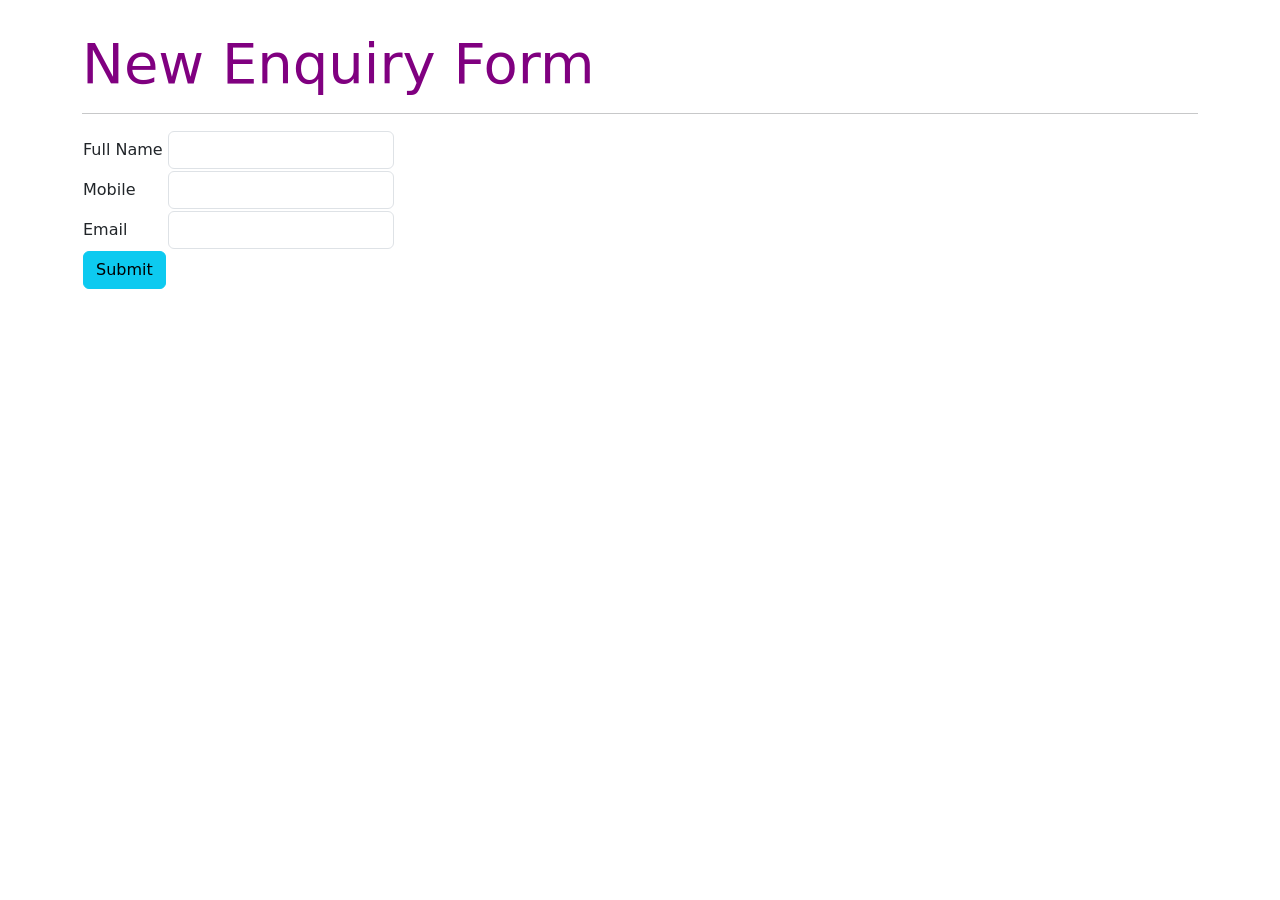
<file: UI-Development/NewEnquiryForm.html>
<!DOCTYPE html>
<html lang="en">
<head>
    <meta charset="UTF-8">
    <meta name="viewport" content="width=device-width, initial-scale=1.0">
    <title>Document</title>
    <link href="https://cdn.jsdelivr.net/npm/bootstrap@5.3.8/dist/css/bootstrap.min.css" rel="stylesheet" integrity="sha384-sRIl4kxILFvY47J16cr9ZwB07vP4J8+LH7qKQnuqkuIAvNWLzeN8tE5YBujZqJLB" crossorigin="anonymous">
    <script src="https://cdn.jsdelivr.net/npm/bootstrap@5.3.8/dist/js/bootstrap.bundle.min.js" integrity="sha384-FKyoEForCGlyvwx9Hj09JcYn3nv7wiPVlz7YYwJrWVcXK/BmnVDxM+D2scQbITxI" crossorigin="anonymous"></script>
</head>
<body style="margin-top:30px">
    <div class="container">
        <h1 class="display-4" style="color:purple">New Enquiry Form</h1>
        <hr>
        <form name="frm" method="post" action="storeenqdata.py">
            <table>
                <tr>
                    <td>Full Name</td>
                    <td><input type="text" name="unm" class="form-control"></td>
                </tr>
                <tr>
                    <td>Mobile</td>
                    <td><input type="number" name="mob" class="form-control"></td>
                </tr>
                <tr>
                    <td>Email</td>
                    <td><input type="email" name="em" class="form-control"></td>
                </tr>
                <tr>
                    <td><input type="submit" value="Submit" class="btn btn-info"></td>
                </tr>
            </table>
        </form>
    </div>
    
</body>
</html>
</file>
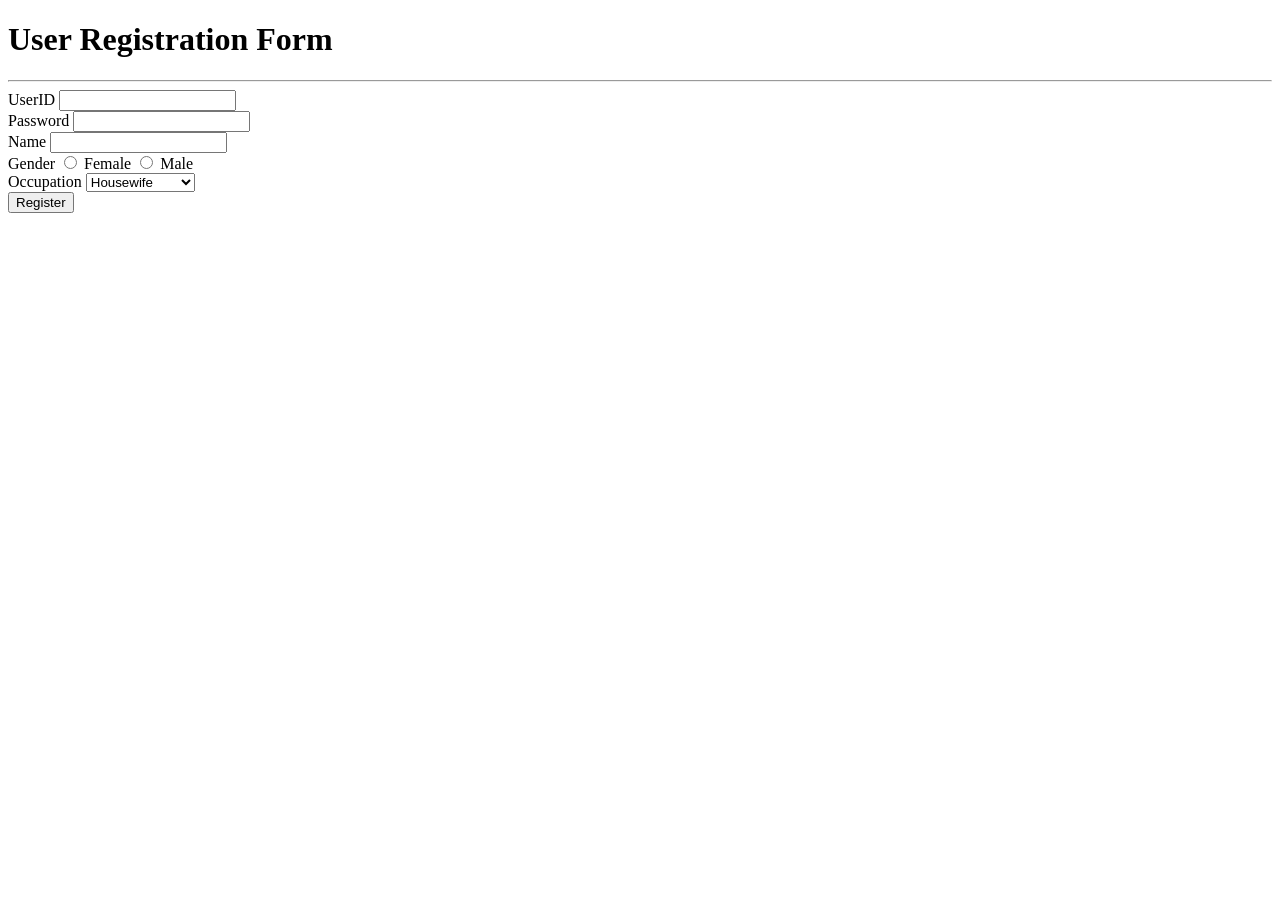
<file: UI-Development/Register.html>
<!DOCTYPE html>
<html lang="en">
<head>
    <meta charset="UTF-8">
    <meta name="viewport" content="width=device-width, initial-scale=1.0">
    <title>register</title>
</head>
<body>
    <h1>User Registration Form</h1>
    <hr>
    <form method="post" action="register.py">
        UserID <input type="text" name="uid">
        <br>
        Password <input type="password" name="psw">
        <br>
        Name <input type="text" name="unm">
        <br>
        Gender 
        <input type="radio" name="gen" value="female"> Female
        <input type="radio" name="gen" value="male"> Male
        <br>
        Occupation 
        <select name="occ">
            <option value="housewife">Housewife</option>
            <option value="employed">Employed</option>
            <option value="self">Self-Employed</option>
        </select>
        <br>
        <input type="submit" value="Register">

    </form>
</body>
</html>
</file>
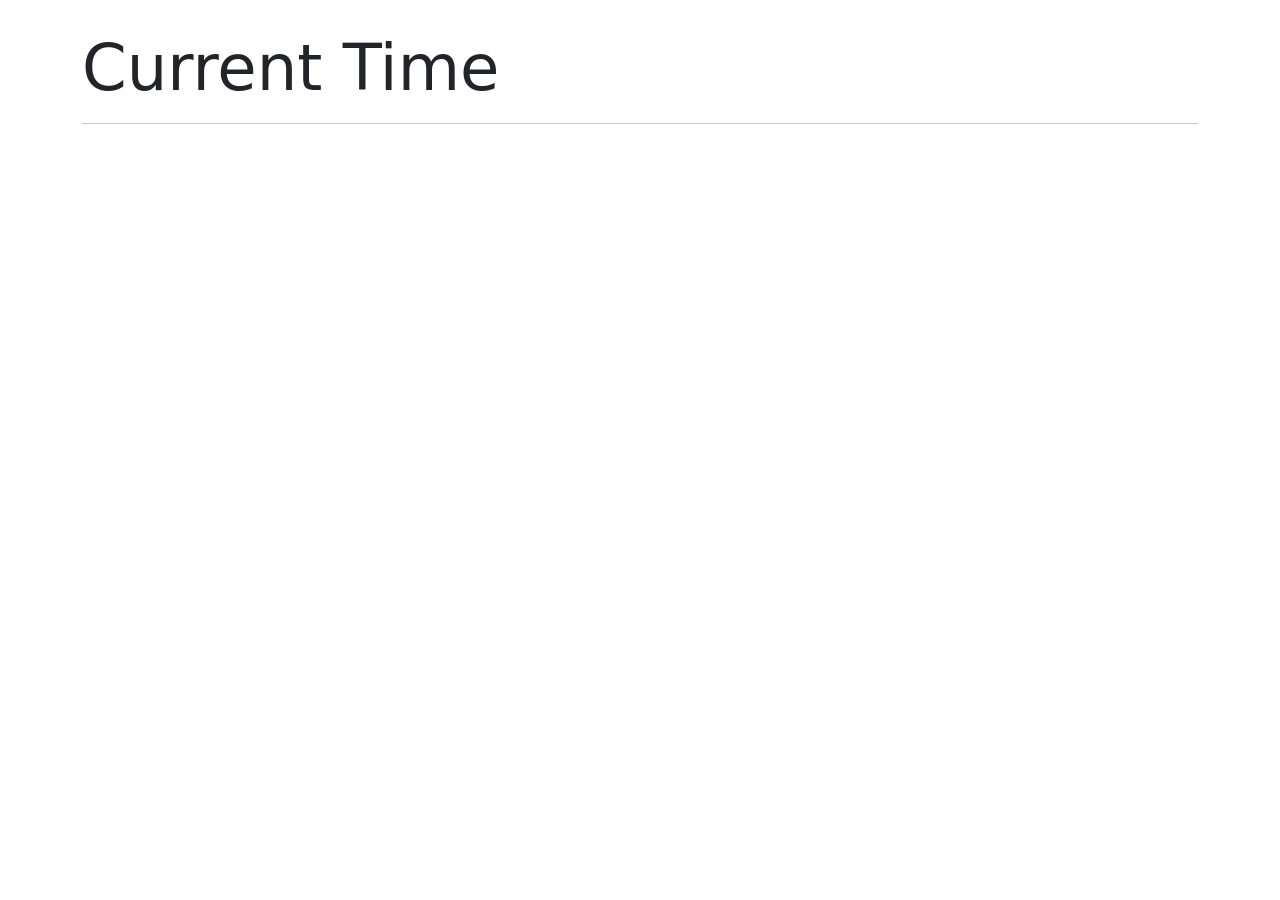
<file: UI-Development/ShowTime.html>
<!DOCTYPE html>
<html lang="en">
<head>
    <meta charset="UTF-8">
    <meta name="viewport" content="width=device-width, initial-scale=1.0">
    <title>Document</title>
    <link href="https://cdn.jsdelivr.net/npm/bootstrap@5.3.8/dist/css/bootstrap.min.css" rel="stylesheet" integrity="sha384-sRIl4kxILFvY47J16cr9ZwB07vP4J8+LH7qKQnuqkuIAvNWLzeN8tE5YBujZqJLB" crossorigin="anonymous">
    <script>
        function showTime()
        {
            let now=new Date();
            document.getElementById("clock").textContent=now.toLocaleTimeString();
        }

        setInterval(showTime,1000);

    </script>


</head>
<body style="margin-top: 30px;">
    <div class="container">
        <h1 class="display-3">Current Time</h1>
        <hr>
        <span id="clock" style="color:rgb(24, 140, 59)"></span>

    </div>

    
</body>
</html>
</file>
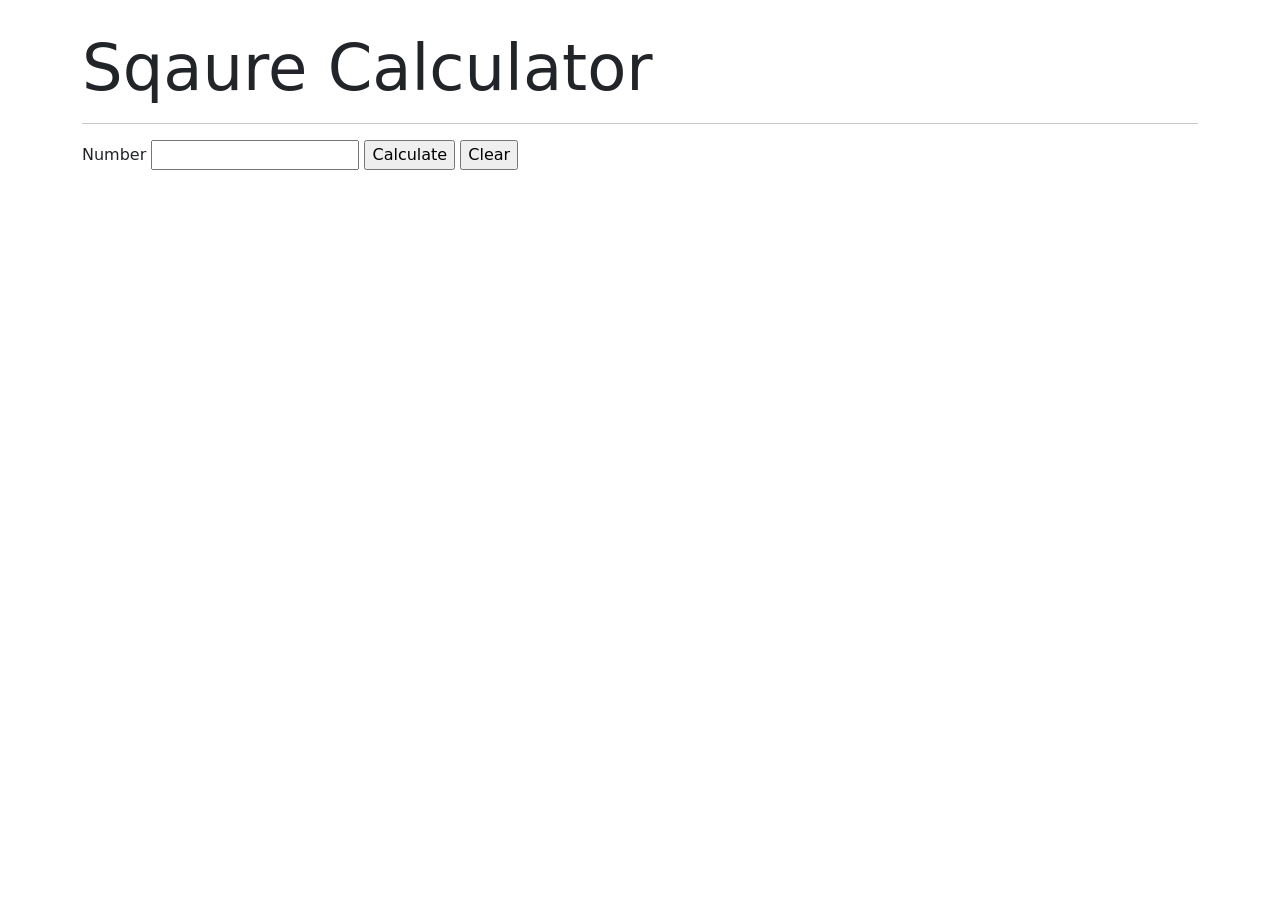
<file: UI-Development/Square.html>
<!DOCTYPE html>
<html lang="en">
<head>
    <meta charset="UTF-8">
    <meta name="viewport" content="width=device-width, initial-scale=1.0">
    <title>Document</title>
    <link href="https://cdn.jsdelivr.net/npm/bootstrap@5.3.8/dist/css/bootstrap.min.css" rel="stylesheet" integrity="sha384-sRIl4kxILFvY47J16cr9ZwB07vP4J8+LH7qKQnuqkuIAvNWLzeN8tE5YBujZqJLB" crossorigin="anonymous">
    <script>
        function calcSquare()
        {
            n=document.getElementById("num").value;
            sq=n*n;
            //document.write("square is "+sq)
            document.getElementById("res").textContent="Square is "+sq;
        }
        function clearAll()
        {
            document.getElementById("num").value="";
            document.getElementById("res").textContent="";
        }
    </script>
</head>
<body style="margin-top: 30px;">
    <div class="container">
        <h1 class="display-3">Sqaure Calculator</h1>
        <hr>
        <form>
            Number <input type="text" name="mynumber" id="num">
            <input type="button" value="Calculate" onclick="calcSquare()">
            <input type="button" value="Clear" onclick="clearAll()">
        </form>
        <br><br>
        <span id="res"></span>

    </div>
    
</body>
</html>
</file>
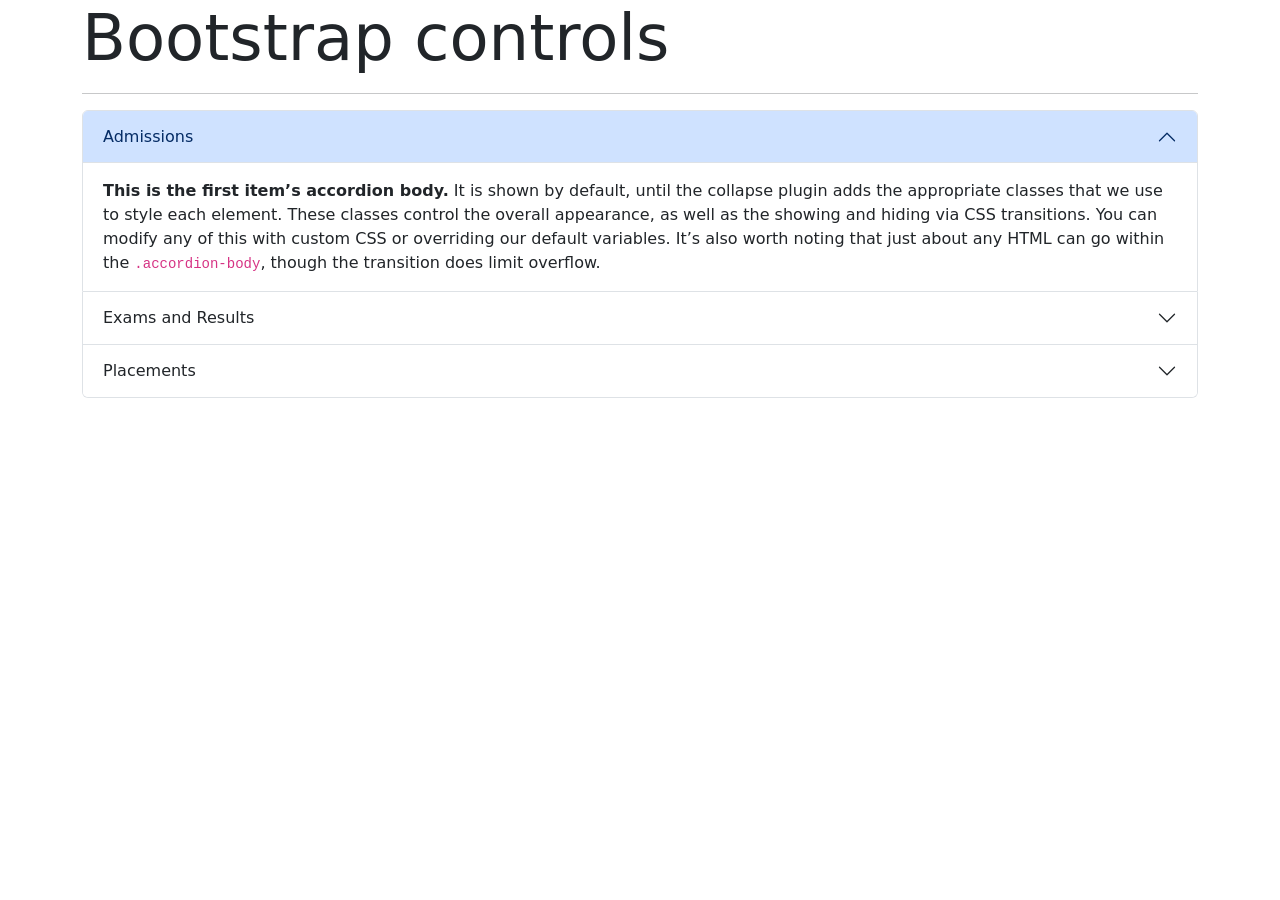
<file: UI-Development/testbootstrap.html>
<!DOCTYPE html>
<html lang="en">
<head>
    <meta charset="UTF-8">
    <meta name="viewport" content="width=device-width, initial-scale=1.0">
    <title>Document</title>
    <link href="https://cdn.jsdelivr.net/npm/bootstrap@5.3.8/dist/css/bootstrap.min.css" rel="stylesheet" integrity="sha384-sRIl4kxILFvY47J16cr9ZwB07vP4J8+LH7qKQnuqkuIAvNWLzeN8tE5YBujZqJLB" crossorigin="anonymous">
    <script src="https://cdn.jsdelivr.net/npm/bootstrap@5.3.8/dist/js/bootstrap.bundle.min.js" integrity="sha384-FKyoEForCGlyvwx9Hj09JcYn3nv7wiPVlz7YYwJrWVcXK/BmnVDxM+D2scQbITxI" crossorigin="anonymous"></script>
</head>
<body>
    <div class="container">
        <h1 class="display-3">Bootstrap controls</h1>
        <hr>


        <div class="accordion" id="accordionExample">
  <div class="accordion-item">
    <h2 class="accordion-header">
      <button class="accordion-button" type="button" data-bs-toggle="collapse" data-bs-target="#collapseOne" aria-expanded="true" aria-controls="collapseOne">
        Admissions
      </button>
    </h2>
    <div id="collapseOne" class="accordion-collapse collapse show" data-bs-parent="#accordionExample">
      <div class="accordion-body">
        <strong>This is the first item’s accordion body.</strong> It is shown by default, until the collapse plugin adds the appropriate classes that we use to style each element. These classes control the overall appearance, as well as the showing and hiding via CSS transitions. You can modify any of this with custom CSS or overriding our default variables. It’s also worth noting that just about any HTML can go within the <code>.accordion-body</code>, though the transition does limit overflow.
      </div>
    </div>
  </div>
  <div class="accordion-item">
    <h2 class="accordion-header">
      <button class="accordion-button collapsed" type="button" data-bs-toggle="collapse" data-bs-target="#collapseTwo" aria-expanded="false" aria-controls="collapseTwo">
        Exams and Results
      </button>
    </h2>
    <div id="collapseTwo" class="accordion-collapse collapse" data-bs-parent="#accordionExample">
      <div class="accordion-body">
        <strong>This is the second item’s accordion body.</strong> It is hidden by default, until the collapse plugin adds the appropriate classes that we use to style each element. These classes control the overall appearance, as well as the showing and hiding via CSS transitions. You can modify any of this with custom CSS or overriding our default variables. It’s also worth noting that just about any HTML can go within the <code>.accordion-body</code>, though the transition does limit overflow.
      </div>
    </div>
  </div>
  <div class="accordion-item">
    <h2 class="accordion-header">
      <button class="accordion-button collapsed" type="button" data-bs-toggle="collapse" data-bs-target="#collapseThree" aria-expanded="false" aria-controls="collapseThree">
        Placements
      </button>
    </h2>
    <div id="collapseThree" class="accordion-collapse collapse" data-bs-parent="#accordionExample">
      <div class="accordion-body">
        <strong>This is the third item’s accordion body.</strong> It is hidden by default, until the collapse plugin adds the appropriate classes that we use to style each element. These classes control the overall appearance, as well as the showing and hiding via CSS transitions. You can modify any of this with custom CSS or overriding our default variables. It’s also worth noting that just about any HTML can go within the <code>.accordion-body</code>, though the transition does limit overflow.
      </div>
    </div>
  </div>
</div>

    </div>
    
</body>
</html>
</file>
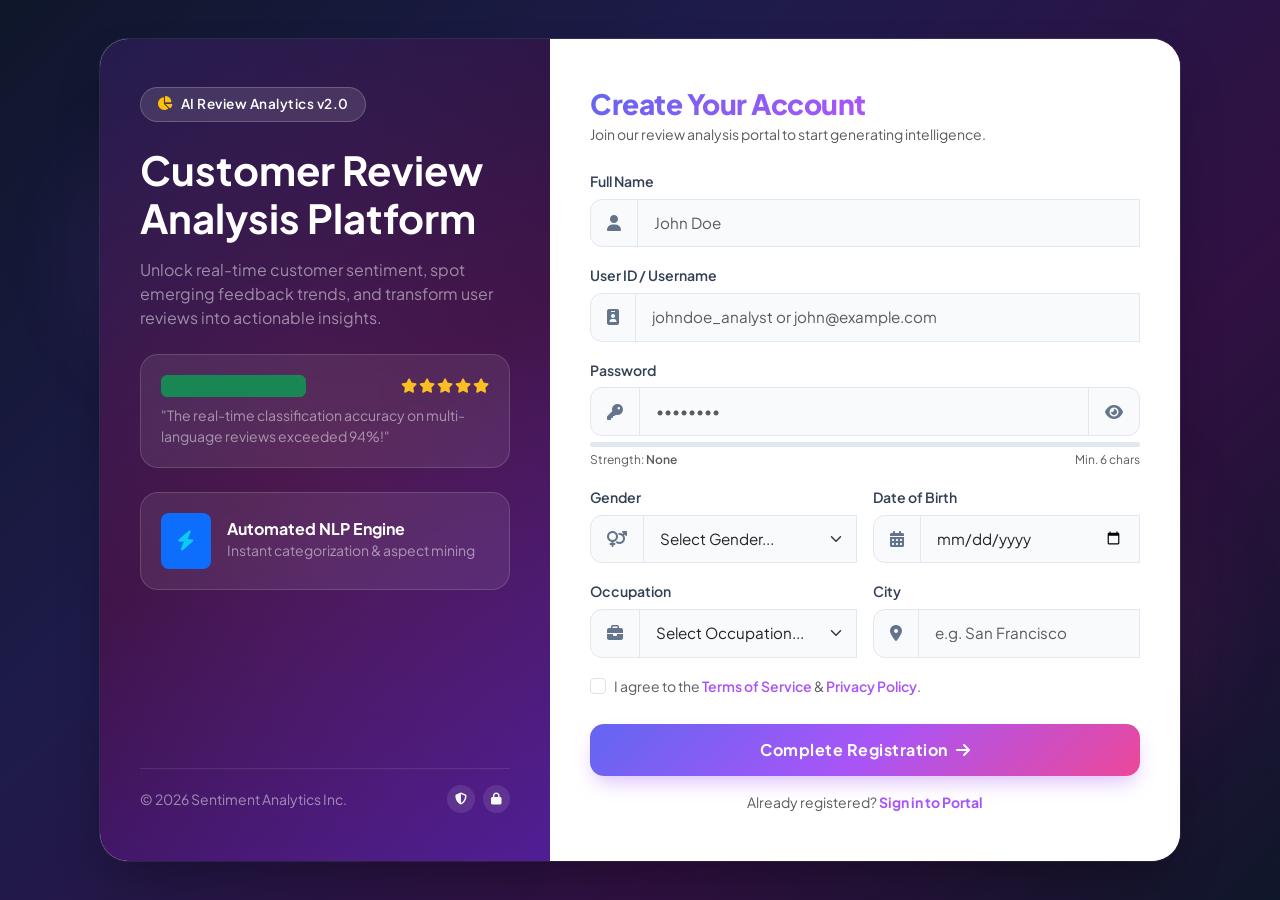
<file: UI-Development/user_registration.html>
<!DOCTYPE html>
<html lang="en">
<head>
  <meta charset="UTF-8" />
  <meta name="viewport" content="width=device-width, initial-scale=1.0" />
  <title>Register | Customer Review Analysis</title>

  <!-- Google Fonts: Plus Jakarta Sans -->
  <link rel="preconnect" href="https://fonts.googleapis.com">
  <link rel="preconnect" href="https://fonts.gstatic.com" crossorigin>
  <link href="https://fonts.googleapis.com/css2?family=Plus+Jakarta+Sans:wght@300;400;500;600;700;800&display=swap" rel="stylesheet">

  <!-- Bootstrap 5 CSS CDN -->
  <link href="https://cdn.jsdelivr.net/npm/bootstrap@5.3.2/dist/css/bootstrap.min.css" rel="stylesheet">

  <!-- Font Awesome 6 Icons CDN -->
  <link rel="stylesheet" href="https://cdnjs.cloudflare.com/ajax/libs/font-awesome/6.4.2/css/all.min.css">

  <style>
    :root {
      --primary-gradient: linear-gradient(135deg, #6366f1 0%, #a855f7 50%, #ec4899 100%);
      --bg-gradient: linear-gradient(135deg, #0f172a 0%, #1e1b4b 35%, #311042 70%, #0f172a 100%);
      --card-bg: rgba(255, 255, 255, 0.96);
      --accent-cyan: #06b6d4;
      --accent-pink: #f43f5e;
      --accent-purple: #8b5cf6;
    }

    body {
      font-family: 'Plus Jakarta Sans', sans-serif;
      background: var(--bg-gradient);
      min-height: 100vh;
      display: flex;
      align-items: center;
      justify-content: center;
      padding: 2rem 1rem;
      position: relative;
      overflow-x: hidden;
    }

    /* Ambient background glowing circles */
    body::before {
      content: '';
      position: absolute;
      top: 10%;
      left: 5%;
      width: 320px;
      height: 320px;
      background: radial-gradient(circle, rgba(168, 85, 247, 0.35) 0%, rgba(0,0,0,0) 70%);
      border-radius: 50%;
      z-index: 0;
      filter: blur(40px);
    }

    body::after {
      content: '';
      position: absolute;
      bottom: 10%;
      right: 5%;
      width: 380px;
      height: 380px;
      background: radial-gradient(circle, rgba(236, 72, 153, 0.3) 0%, rgba(0,0,0,0) 70%);
      border-radius: 50%;
      z-index: 0;
      filter: blur(50px);
    }

    .main-card {
      background: var(--card-bg);
      border-radius: 28px;
      box-shadow: 0 25px 50px -12px rgba(0, 0, 0, 0.35), 0 0 0 1px rgba(255, 255, 255, 0.1);
      overflow: hidden;
      z-index: 1;
      backdrop-filter: blur(20px);
      max-width: 1080px;
      width: 100%;
    }

    /* Left Branding Banner Styling */
    .brand-side {
      background: linear-gradient(145deg, #1e1b4b, #311042, #4c1d95);
      color: #ffffff;
      padding: 3rem 2.5rem;
      display: flex;
      flex-direction: column;
      justify-content: space-between;
      position: relative;
      overflow: hidden;
    }

    .brand-side::before {
      content: '';
      position: absolute;
      width: 200%;
      height: 200%;
      top: -50%;
      left: -50%;
      background: radial-gradient(circle, rgba(236, 72, 153, 0.15) 0%, transparent 60%);
      animation: rotateBg 20s linear infinite;
    }

    @keyframes rotateBg {
      0% { transform: rotate(0deg); }
      100% { transform: rotate(360deg); }
    }

    .brand-badge {
      display: inline-flex;
      align-items: center;
      gap: 0.5rem;
      background: rgba(255, 255, 255, 0.12);
      border: 1px solid rgba(255, 255, 255, 0.2);
      padding: 0.4rem 1rem;
      border-radius: 50px;
      font-size: 0.85rem;
      font-weight: 600;
      letter-spacing: 0.5px;
      backdrop-filter: blur(10px);
    }

    .review-stat-card {
      background: rgba(255, 255, 255, 0.08);
      border: 1px solid rgba(255, 255, 255, 0.15);
      border-radius: 18px;
      padding: 1.25rem;
      backdrop-filter: blur(12px);
      margin-top: 1.5rem;
      transition: transform 0.3s ease;
    }

    .review-stat-card:hover {
      transform: translateY(-3px);
    }

    .star-rating {
      color: #fbbf24;
      font-size: 0.9rem;
    }

    /* Form Section Styling */
    .form-side {
      padding: 3rem 2.5rem;
    }

    @media (max-width: 767.98px) {
      .form-side {
        padding: 2rem 1.5rem;
      }
      .brand-side {
        padding: 2.5rem 1.5rem;
      }
    }

    .form-header-title {
      font-weight: 800;
      background: var(--primary-gradient);
      -webkit-background-clip: text;
      -webkit-text-fill-color: transparent;
      letter-spacing: -0.5px;
    }

    .input-group-text {
      background-color: #f8fafc;
      border-color: #e2e8f0;
      color: #64748b;
      border-top-left-radius: 12px;
      border-bottom-left-radius: 12px;
      padding-left: 1rem;
      padding-right: 1rem;
    }

    .form-control, .form-select {
      border-color: #e2e8f0;
      padding: 0.75rem 1rem;
      font-size: 0.95rem;
      border-radius: 12px;
      transition: all 0.25s ease;
      background-color: #f8fafc;
    }

    .input-group .form-control, .input-group .form-select {
      border-top-left-radius: 0;
      border-bottom-left-radius: 0;
    }

    .form-control:focus, .form-select:focus {
      background-color: #ffffff;
      border-color: #a855f7;
      box-shadow: 0 0 0 4px rgba(168, 85, 247, 0.15);
    }

    .form-label {
      font-weight: 600;
      color: #334155;
      font-size: 0.88rem;
      margin-bottom: 0.4rem;
    }

    /* Password Strength Meter */
    .strength-meter {
      height: 5px;
      border-radius: 10px;
      background-color: #e2e8f0;
      margin-top: 6px;
      overflow: hidden;
      transition: all 0.3s ease;
    }

    .strength-meter-bar {
      height: 100%;
      width: 0%;
      transition: width 0.3s ease, background-color 0.3s ease;
    }

    /* Custom Submit Button */
    .btn-register {
      background: var(--primary-gradient);
      border: none;
      color: #ffffff;
      font-weight: 700;
      padding: 0.9rem 1.5rem;
      border-radius: 14px;
      letter-spacing: 0.5px;
      box-shadow: 0 10px 20px -5px rgba(168, 85, 247, 0.4);
      transition: all 0.3s ease;
    }

    .btn-register:hover {
      transform: translateY(-2px);
      box-shadow: 0 15px 25px -5px rgba(168, 85, 247, 0.5);
      color: #ffffff;
    }

    .btn-register:active {
      transform: translateY(0);
    }

    .toggle-password {
      cursor: pointer;
      border-top-right-radius: 12px !important;
      border-bottom-right-radius: 12px !important;
    }

    .toggle-password:hover {
      color: #a855f7;
      background-color: #f1f5f9;
    }
  </style>
</head>
<body>

  <div class="container d-flex justify-content-center align-items-center p-0">
    <div class="main-card row g-0">

      <!-- Left Column: Branding & Project Highlights -->
      <div class="col-lg-5 brand-side d-flex flex-column justify-content-between">
        <div class="position-relative z-1">
          <div class="brand-badge mb-4">
            <i class="fa-solid fa-chart-pie text-warning"></i>
            <span>AI Review Analytics v2.0</span>
          </div>

          <h1 class="display-6 fw-bold mb-3">Customer Review Analysis Platform</h1>
          <p class="text-white-50 leading-relaxed mb-4">
            Unlock real-time customer sentiment, spot emerging feedback trends, and transform user reviews into actionable insights.
          </p>

          <!-- Dynamic Micro Stat Card 1 -->
          <div class="review-stat-card">
            <div class="d-flex justify-content-between align-items-center mb-2">
              <span class="badge bg-success bg-opacity-20 text-success border border-success border-opacity-20 px-2 py-1">
                <i class="fa-solid fa-face-smile me-1"></i> Positive Sentiment
              </span>
              <div class="star-rating">
                <i class="fa-solid fa-star"></i>
                <i class="fa-solid fa-star"></i>
                <i class="fa-solid fa-star"></i>
                <i class="fa-solid fa-star"></i>
                <i class="fa-solid fa-star"></i>
              </div>
            </div>
            <p class="small mb-0 text-white-50">"The real-time classification accuracy on multi-language reviews exceeded 94%!"</p>
          </div>

          <!-- Dynamic Micro Stat Card 2 -->
          <div class="review-stat-card">
            <div class="d-flex align-items-center gap-3">
              <div class="bg-primary bg-opacity-20 p-3 rounded-3 text-info">
                <i class="fa-solid fa-bolt fa-lg"></i>
              </div>
              <div>
                <h6 class="mb-0 fw-bold">Automated NLP Engine</h6>
                <small class="text-white-50">Instant categorization & aspect mining</small>
              </div>
            </div>
          </div>
        </div>

        <!-- Footer snippet inside banner -->
        <div class="mt-5 position-relative z-1 pt-3 border-top border-white border-opacity-10 d-flex justify-content-between align-items-center">
          <small class="text-white-50">&copy; 2026 Sentiment Analytics Inc.</small>
          <div class="d-flex gap-2">
            <span class="badge rounded-circle bg-white bg-opacity-10 p-2"><i class="fa-solid fa-shield-halved text-light"></i></span>
            <span class="badge rounded-circle bg-white bg-opacity-10 p-2"><i class="fa-solid fa-lock text-light"></i></span>
          </div>
        </div>
      </div>

      <!-- Right Column: Registration Form -->
      <div class="col-lg-7 form-side bg-white">
        <div class="mb-4">
          <h2 class="form-header-title h3 mb-1">Create Your Account</h2>
          <p class="text-muted small">Join our review analysis portal to start generating intelligence.</p>
        </div>

        <form action="register.py" method="POST" class="needs-validation" novalidate id="registrationForm">
          
          <div class="row g-3">

            <!-- Full Name Field -->
            <div class="col-md-12">
              <label for="fullName" class="form-label">Full Name</label>
              <div class="input-group">
                <span class="input-group-text"><i class="fa-solid fa-user"></i></span>
                <input type="text" class="form-control" id="fullName" name="name" placeholder="John Doe" required />
                <div class="invalid-feedback">Please enter your full name.</div>
              </div>
            </div>

            <!-- User ID (Username/Email) Field -->
            <div class="col-md-12">
              <label for="userId" class="form-label">User ID / Username</label>
              <div class="input-group">
                <span class="input-group-text"><i class="fa-solid fa-id-badge"></i></span>
                <input type="text" class="form-control" id="userId" name="userid" placeholder="johndoe_analyst or john@example.com" required />
                <div class="invalid-feedback">Please enter a valid User ID or email.</div>
              </div>
            </div>

            <!-- Password Field with Visibility Toggle & Strength Bar -->
            <div class="col-md-12">
              <label for="password" class="form-label">Password</label>
              <div class="input-group">
                <span class="input-group-text"><i class="fa-solid fa-key"></i></span>
                <input type="password" class="form-control" id="password" name="password" placeholder="••••••••" required minlength="6" />
                <span class="input-group-text toggle-password" id="togglePasswordBtn">
                  <i class="fa-solid fa-eye" id="togglePasswordIcon"></i>
                </span>
                <div class="invalid-feedback">Password must be at least 6 characters long.</div>
              </div>
              <div class="strength-meter">
                <div class="strength-meter-bar" id="strengthBar"></div>
              </div>
              <div class="d-flex justify-content-between align-items-center mt-1">
                <small class="text-muted" style="font-size: 0.75rem;">Strength: <span id="strengthText" class="fw-semibold">None</span></small>
                <small class="text-muted" style="font-size: 0.75rem;">Min. 6 chars</small>
              </div>
            </div>

            <!-- Gender Select Field -->
            <div class="col-md-6">
              <label for="gender" class="form-label">Gender</label>
              <div class="input-group">
                <span class="input-group-text"><i class="fa-solid fa-venus-mars"></i></span>
                <select class="form-select" id="gender" name="gender" required>
                  <option value="" selected disabled>Select Gender...</option>
                  <option value="Male">Male</option>
                  <option value="Female">Female</option>
                  <option value="Other">Other</option>
                  <option value="Prefer not to say">Prefer not to say</option>
                </select>
                <div class="invalid-feedback">Please select your gender.</div>
              </div>
            </div>

            <!-- Date of Birth Field -->
            <div class="col-md-6">
              <label for="dob" class="form-label">Date of Birth</label>
              <div class="input-group">
                <span class="input-group-text"><i class="fa-solid fa-calendar-days"></i></span>
                <input type="date" class="form-control" id="dob" name="dob" required />
                <div class="invalid-feedback">Please select your date of birth.</div>
              </div>
            </div>

            <!-- Occupation Select/Text Field -->
            <div class="col-md-6">
              <label for="occupation" class="form-label">Occupation</label>
              <div class="input-group">
                <span class="input-group-text"><i class="fa-solid fa-briefcase"></i></span>
                <select class="form-select" id="occupation" name="occupation" required>
                  <option value="" selected disabled>Select Occupation...</option>
                  <option value="Data Analyst">Data Analyst</option>
                  <option value="Software Engineer">Software Engineer</option>
                  <option value="Product Manager">Product Manager</option>
                  <option value="Business Owner">Business Owner</option>
                  <option value="Student">Student</option>
                  <option value="Researcher">Researcher</option>
                  <option value="Other">Other</option>
                </select>
                <div class="invalid-feedback">Please choose an occupation.</div>
              </div>
            </div>

            <!-- City Field -->
            <div class="col-md-6">
              <label for="city" class="form-label">City</label>
              <div class="input-group">
                <span class="input-group-text"><i class="fa-solid fa-location-dot"></i></span>
                <input type="text" class="form-control" id="city" name="city" placeholder="e.g. San Francisco" required />
                <div class="invalid-feedback">Please enter your city.</div>
              </div>
            </div>

            <!-- Terms & Conditions Checkbox -->
            <div class="col-12 mt-3">
              <div class="form-check">
                <input class="form-check-input" type="checkbox" value="" id="termsCheck" required />
                <label class="form-check-label small text-muted" for="termsCheck">
                  I agree to the <a href="#" class="text-decoration-none text-purple fw-semibold" style="color: #a855f7;">Terms of Service</a> & <a href="#" class="text-decoration-none text-purple fw-semibold" style="color: #a855f7;">Privacy Policy</a>.
                </label>
                <div class="invalid-feedback">You must accept the terms before submitting.</div>
              </div>
            </div>

            <!-- Submit Button -->
            <div class="col-12 mt-4">
              <button class="btn btn-register w-full w-100 d-flex justify-content-center align-items-center gap-2" type="submit">
                <span>Complete Registration</span>
                <i class="fa-solid fa-arrow-right"></i>
              </button>
            </div>

            <!-- Already have an account text -->
            <div class="col-12 text-center mt-3">
              <p class="small text-muted mb-0">
                Already registered? <a href="#" class="fw-bold text-decoration-none" style="color: #a855f7;">Sign in to Portal</a>
              </p>
            </div>

          </div>
        </form>
      </div>

    </div>
  </div>

  <!-- Bootstrap JS Bundle CDN -->
  <script src="https://cdn.jsdelivr.net/npm/bootstrap@5.3.2/dist/js/bootstrap.bundle.min.js"></script>

  <script>
    document.addEventListener('DOMContentLoaded', function () {
      'use strict';

      // 1. Bootstrap standard client-side form validation
      const form = document.getElementById('registrationForm');
      form.addEventListener('submit', function (event) {
        if (!form.checkValidity()) {
          event.preventDefault();
          event.stopPropagation();
        }
        form.classList.add('was-validated');
      }, false);

      // 2. Toggle Password Visibility
      const togglePasswordBtn = document.getElementById('togglePasswordBtn');
      const passwordInput = document.getElementById('password');
      const togglePasswordIcon = document.getElementById('togglePasswordIcon');

      togglePasswordBtn.addEventListener('click', function () {
        const type = passwordInput.getAttribute('type') === 'password' ? 'text' : 'password';
        passwordInput.setAttribute('type', type);
        
        // Toggle icon
        if (type === 'text') {
          togglePasswordIcon.classList.remove('fa-eye');
          togglePasswordIcon.classList.add('fa-eye-slash');
        } else {
          togglePasswordIcon.classList.remove('fa-eye-slash');
          togglePasswordIcon.classList.add('fa-eye');
        }
      });

      // 3. Dynamic Password Strength Indicator
      const strengthBar = document.getElementById('strengthBar');
      const strengthText = document.getElementById('strengthText');

      passwordInput.addEventListener('input', function () {
        const val = passwordInput.value;
        let score = 0;

        if (!val) {
          strengthBar.style.width = '0%';
          strengthBar.style.backgroundColor = '#e2e8f0';
          strengthText.textContent = 'None';
          strengthText.className = 'fw-semibold text-muted';
          return;
        }

        // Length criteria
        if (val.length >= 6) score += 25;
        if (val.length >= 10) score += 25;

        // Complexity criteria
        if (/[A-Z]/.test(val) && /[a-z]/.test(val)) score += 25;
        if (/[0-9]/.test(val) || /[^A-Za-z0-9]/.test(val)) score += 25;

        // Render visual bar feedback
        strengthBar.style.width = score + '%';

        if (score <= 25) {
          strengthBar.style.backgroundColor = '#ef4444'; // Red
          strengthText.textContent = 'Weak';
          strengthText.className = 'fw-semibold text-danger';
        } else if (score <= 50) {
          strengthBar.style.backgroundColor = '#f59e0b'; // Amber
          strengthText.textContent = 'Fair';
          strengthText.className = 'fw-semibold text-warning';
        } else if (score <= 75) {
          strengthBar.style.backgroundColor = '#3b82f6'; // Blue
          strengthText.textContent = 'Good';
          strengthText.className = 'fw-semibold text-primary';
        } else {
          strengthBar.style.backgroundColor = '#10b981'; // Green
          strengthText.textContent = 'Strong';
          strengthText.className = 'fw-semibold text-success';
        }
      });
    });
  </script>
</body>
</html>
</file>
